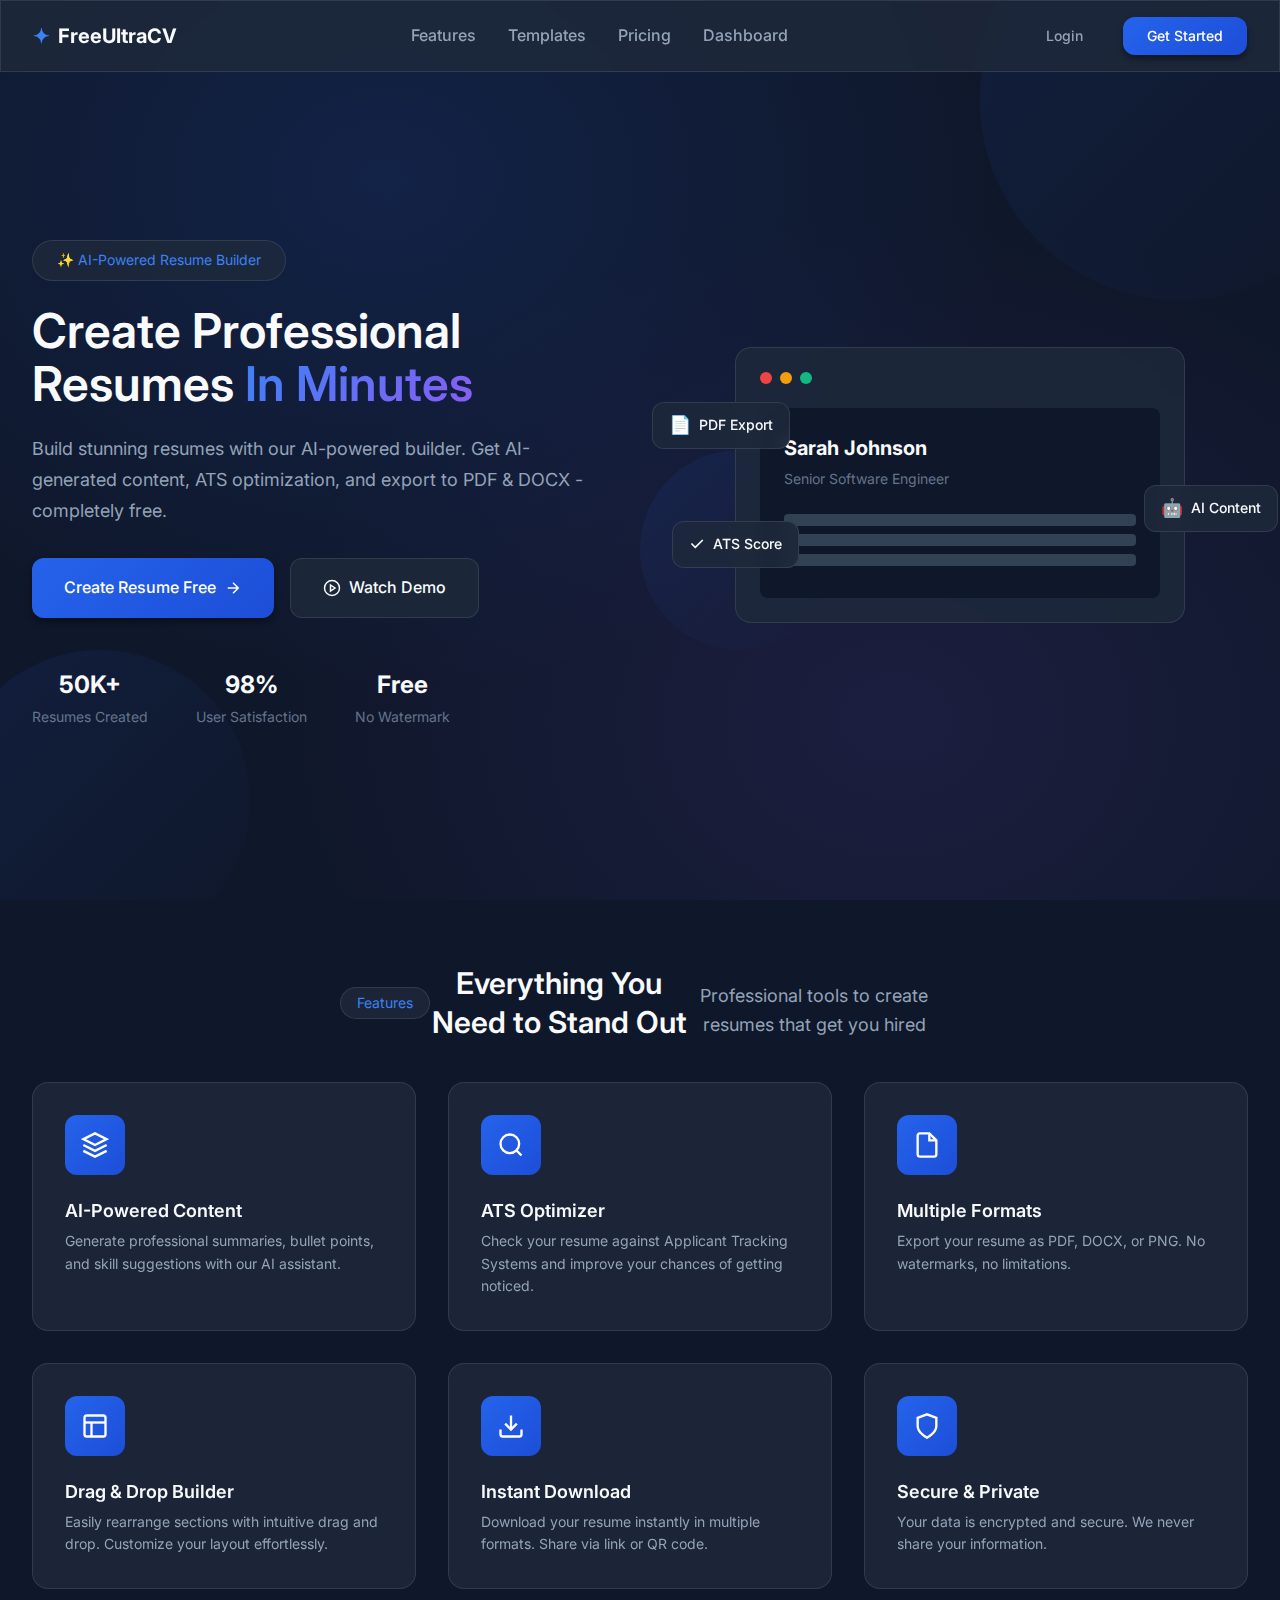
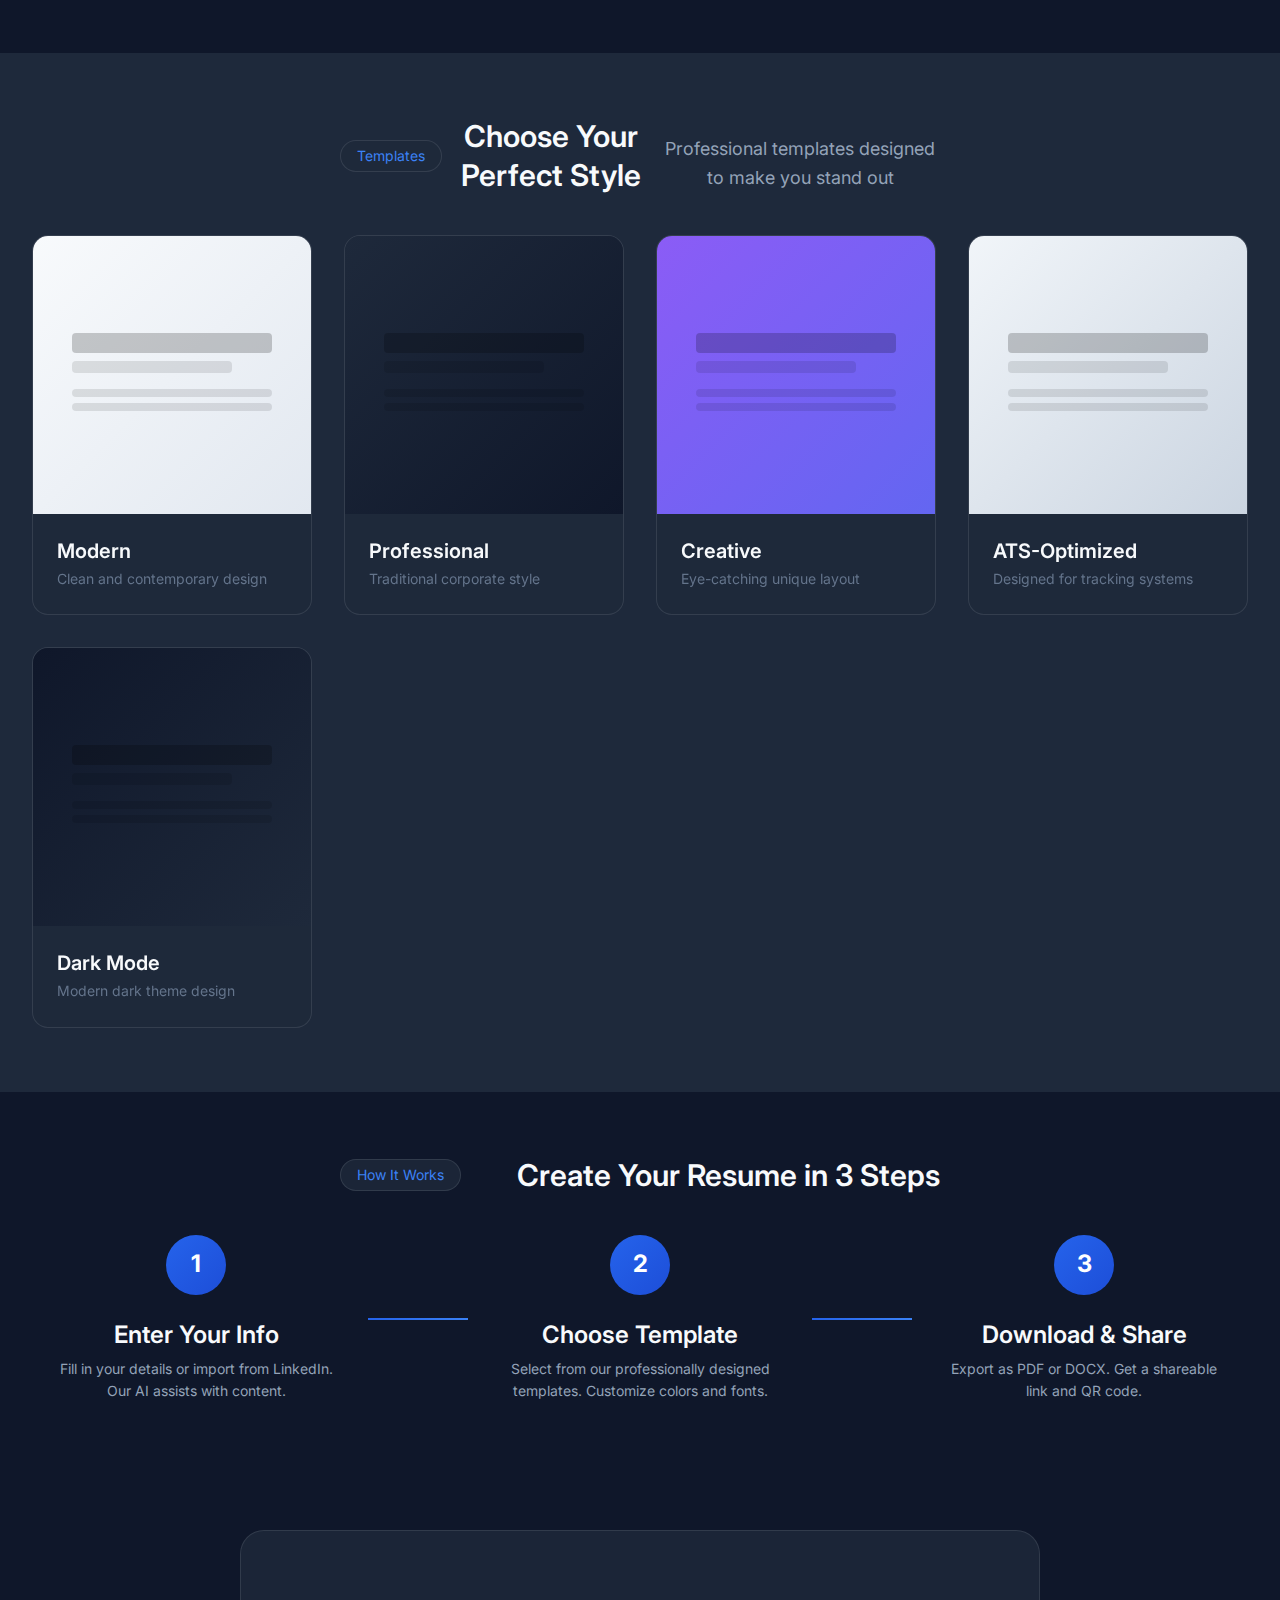
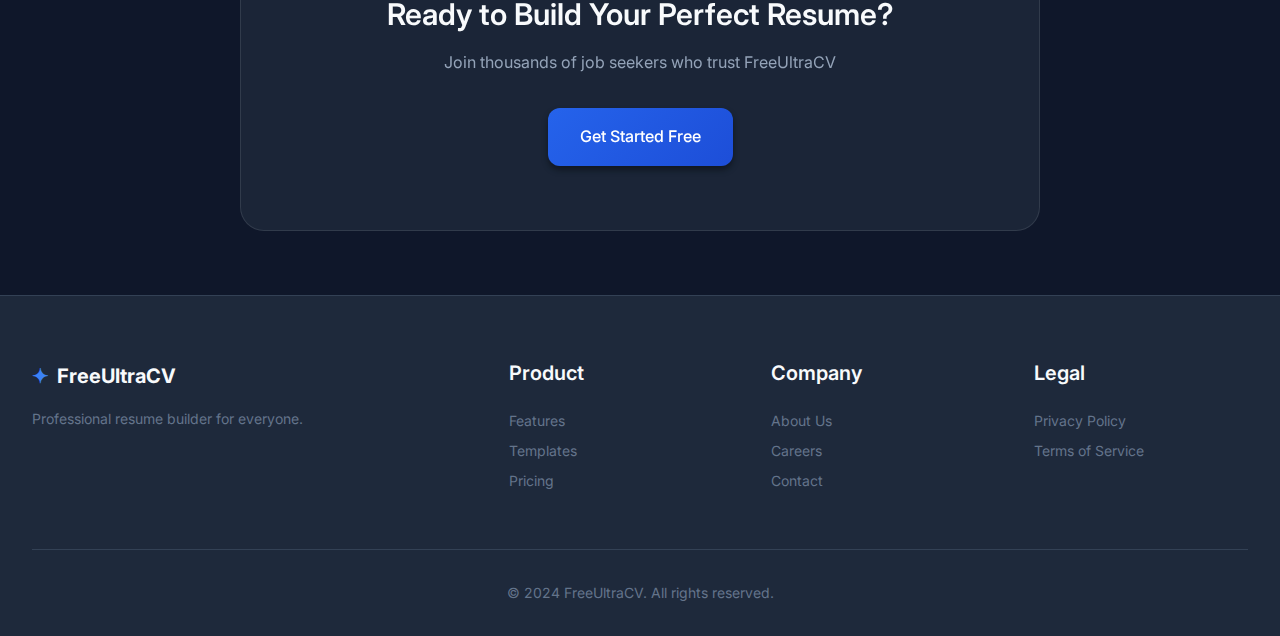
<file: frontend/index.html>
<!DOCTYPE html>
<html lang="en">
<head>
    <meta charset="UTF-8">
    <meta name="viewport" content="width=device-width, initial-scale=1.0">
    <meta name="description" content="FreeUltraCV - Professional Resume Builder. Create stunning resumes with AI-powered features. Free PDF & DOCX export.">
    <meta name="keywords" content="resume builder, CV maker, free resume, AI resume, job application">
    <title>FreeUltraCV - Professional Resume Builder</title>
    <link rel="stylesheet" href="assets/css/main.css">
    <link href="https://fonts.googleapis.com/css2?family=Inter:wght@300;400;500;600;700&display=swap" rel="stylesheet">
</head>
<body>
    <!-- Navigation -->
    <nav class="navbar glass-effect">
        <div class="nav-container">
            <a href="index.html" class="logo">
                <span class="logo-icon">✦</span>
                <span class="logo-text">FreeUltraCV</span>
            </a>
            <div class="nav-links">
                <a href="#features">Features</a>
                <a href="#templates">Templates</a>
                <a href="#pricing">Pricing</a>
                <a href="dashboard.html">Dashboard</a>
            </div>
            <div class="nav-auth">
                <a href="login.html" class="btn btn-ghost">Login</a>
                <a href="register.html" class="btn btn-primary">Get Started</a>
            </div>
            <button class="mobile-menu-btn" id="mobileMenuBtn">
                <span></span>
                <span></span>
                <span></span>
            </button>
        </div>
    </nav>

    <!-- Hero Section -->
    <section class="hero">
        <div class="hero-bg">
            <div class="hero-gradient"></div>
            <div class="hero-shapes">
                <div class="shape shape-1"></div>
                <div class="shape shape-2"></div>
                <div class="shape shape-3"></div>
            </div>
        </div>
        <div class="hero-container">
            <div class="hero-content">
                <div class="hero-badge">✨ AI-Powered Resume Builder</div>
                <h1 class="hero-title">
                    Create Professional Resumes <span class="gradient-text">In Minutes</span>
                </h1>
                <p class="hero-description">
                    Build stunning resumes with our AI-powered builder. Get AI-generated content, 
                    ATS optimization, and export to PDF & DOCX - completely free.
                </p>
                <div class="hero-actions">
                    <a href="register.html" class="btn btn-primary btn-lg">
                        <span>Create Resume Free</span>
                        <svg class="btn-icon" viewBox="0 0 24 24" fill="none" stroke="currentColor" stroke-width="2">
                            <path d="M5 12h14M12 5l7 7-7 7"/>
                        </svg>
                    </a>
                    <a href="#demo" class="btn btn-glass btn-lg">
                        <svg viewBox="0 0 24 24" fill="none" stroke="currentColor" stroke-width="2">
                            <circle cx="12" cy="12" r="10"/>
                            <polygon points="10,8 16,12 10,16"/>
                        </svg>
                        <span>Watch Demo</span>
                    </a>
                </div>
                <div class="hero-stats">
                    <div class="stat">
                        <span class="stat-number">50K+</span>
                        <span class="stat-label">Resumes Created</span>
                    </div>
                    <div class="stat">
                        <span class="stat-number">98%</span>
                        <span class="stat-label">User Satisfaction</span>
                    </div>
                    <div class="stat">
                        <span class="stat-number">Free</span>
                        <span class="stat-label">No Watermark</span>
                    </div>
                </div>
            </div>
            <div class="hero-visual">
                <div class="resume-preview glass-effect">
                    <div class="resume-preview-header">
                        <div class="resume-dot"></div>
                        <div class="resume-dot"></div>
                        <div class="resume-dot"></div>
                    </div>
                    <div class="resume-preview-content">
                        <div class="preview-name">Sarah Johnson</div>
                        <div class="preview-title">Senior Software Engineer</div>
                        <div class="preview-section"></div>
                        <div class="preview-section"></div>
                        <div class="preview-section"></div>
                    </div>
                </div>
                <div class="floating-cards">
                    <div class="floating-card card-1 glass-effect">
                        <span class="card-icon">📄</span>
                        <span class="card-text">PDF Export</span>
                    </div>
                    <div class="floating-card card-2 glass-effect">
                        <span class="card-icon">🤖</span>
                        <span class="card-text">AI Content</span>
                    </div>
                    <div class="floating-card card-3 glass-effect">
                        <span class="card-icon">✓</span>
                        <span class="card-text">ATS Score</span>
                    </div>
                </div>
            </div>
        </div>
    </section>

    <!-- Features Section -->
    <section id="features" class="features">
        <div class="container">
            <div class="section-header">
                <span class="section-badge">Features</span>
                <h2 class="section-title">Everything You Need to Stand Out</h2>
                <p class="section-description">
                    Professional tools to create resumes that get you hired
                </p>
            </div>
            <div class="features-grid">
                <div class="feature-card glass-effect">
                    <div class="feature-icon">
                        <svg viewBox="0 0 24 24" fill="none" stroke="currentColor" stroke-width="2">
                            <path d="M12 2L2 7l10 5 10-5-10-5z"/>
                            <path d="M2 17l10 5 10-5"/>
                            <path d="M2 12l10 5 10-5"/>
                        </svg>
                    </div>
                    <h3 class="feature-title">AI-Powered Content</h3>
                    <p class="feature-description">
                        Generate professional summaries, bullet points, and skill suggestions with our AI assistant.
                    </p>
                </div>
                <div class="feature-card glass-effect">
                    <div class="feature-icon">
                        <svg viewBox="0 0 24 24" fill="none" stroke="currentColor" stroke-width="2">
                            <circle cx="11" cy="11" r="8"/>
                            <path d="M21 21l-4.35-4.35"/>
                        </svg>
                    </div>
                    <h3 class="feature-title">ATS Optimizer</h3>
                    <p class="feature-description">
                        Check your resume against Applicant Tracking Systems and improve your chances of getting noticed.
                    </p>
                </div>
                <div class="feature-card glass-effect">
                    <div class="feature-icon">
                        <svg viewBox="0 0 24 24" fill="none" stroke="currentColor" stroke-width="2">
                            <path d="M14 2H6a2 2 0 0 0-2 2v16a2 2 0 0 0 2 2h12a2 2 0 0 0 2-2V8z"/>
                            <polyline points="14 2 14 8 20 8"/>
                        </svg>
                    </div>
                    <h3 class="feature-title">Multiple Formats</h3>
                    <p class="feature-description">
                        Export your resume as PDF, DOCX, or PNG. No watermarks, no limitations.
                    </p>
                </div>
                <div class="feature-card glass-effect">
                    <div class="feature-icon">
                        <svg viewBox="0 0 24 24" fill="none" stroke="currentColor" stroke-width="2">
                            <rect x="3" y="3" width="18" height="18" rx="2" ry="2"/>
                            <line x1="3" y1="9" x2="21" y2="9"/>
                            <line x1="9" y1="21" x2="9" y2="9"/>
                        </svg>
                    </div>
                    <h3 class="feature-title">Drag & Drop Builder</h3>
                    <p class="feature-description">
                        Easily rearrange sections with intuitive drag and drop. Customize your layout effortlessly.
                    </p>
                </div>
                <div class="feature-card glass-effect">
                    <div class="feature-icon">
                        <svg viewBox="0 0 24 24" fill="none" stroke="currentColor" stroke-width="2">
                            <path d="M21 15v4a2 2 0 0 1-2 2H5a2 2 0 0 1-2-2v-4"/>
                            <polyline points="7 10 12 15 17 10"/>
                            <line x1="12" y1="15" x2="12" y2="3"/>
                        </svg>
                    </div>
                    <h3 class="feature-title">Instant Download</h3>
                    <p class="feature-description">
                        Download your resume instantly in multiple formats. Share via link or QR code.
                    </p>
                </div>
                <div class="feature-card glass-effect">
                    <div class="feature-icon">
                        <svg viewBox="0 0 24 24" fill="none" stroke="currentColor" stroke-width="2">
                            <path d="M12 22s8-4 8-10V5l-8-3-8 3v7c0 6 8 10 8 10z"/>
                        </svg>
                    </div>
                    <h3 class="feature-title">Secure & Private</h3>
                    <p class="feature-description">
                        Your data is encrypted and secure. We never share your information.
                    </p>
                </div>
            </div>
        </div>
    </section>

    <!-- Templates Section -->
    <section id="templates" class="templates">
        <div class="container">
            <div class="section-header">
                <span class="section-badge">Templates</span>
                <h2 class="section-title">Choose Your Perfect Style</h2>
                <p class="section-description">
                    Professional templates designed to make you stand out
                </p>
            </div>
            <div class="templates-grid">
                <div class="template-card glass-effect">
                    <div class="template-preview modern">
                        <div class="template-content">
                            <div class="tp-name"></div>
                            <div class="tp-title"></div>
                            <div class="tp-section"></div>
                            <div class="tp-section"></div>
                        </div>
                    </div>
                    <div class="template-info">
                        <h4>Modern</h4>
                        <p>Clean and contemporary design</p>
                    </div>
                </div>
                <div class="template-card glass-effect">
                    <div class="template-preview professional">
                        <div class="template-content">
                            <div class="tp-name"></div>
                            <div class="tp-title"></div>
                            <div class="tp-section"></div>
                            <div class="tp-section"></div>
                        </div>
                    </div>
                    <div class="template-info">
                        <h4>Professional</h4>
                        <p>Traditional corporate style</p>
                    </div>
                </div>
                <div class="template-card glass-effect">
                    <div class="template-preview creative">
                        <div class="template-content">
                            <div class="tp-name"></div>
                            <div class="tp-title"></div>
                            <div class="tp-section"></div>
                            <div class="tp-section"></div>
                        </div>
                    </div>
                    <div class="template-info">
                        <h4>Creative</h4>
                        <p>Eye-catching unique layout</p>
                    </div>
                </div>
                <div class="template-card glass-effect">
                    <div class="template-preview ats">
                        <div class="template-content">
                            <div class="tp-name"></div>
                            <div class="tp-title"></div>
                            <div class="tp-section"></div>
                            <div class="tp-section"></div>
                        </div>
                    </div>
                    <div class="template-info">
                        <h4>ATS-Optimized</h4>
                        <p>Designed for tracking systems</p>
                    </div>
                </div>
                <div class="template-card glass-effect">
                    <div class="template-preview dark">
                        <div class="template-content">
                            <div class="tp-name"></div>
                            <div class="tp-title"></div>
                            <div class="tp-section"></div>
                            <div class="tp-section"></div>
                        </div>
                    </div>
                    <div class="template-info">
                        <h4>Dark Mode</h4>
                        <p>Modern dark theme design</p>
                    </div>
                </div>
            </div>
        </div>
    </section>

    <!-- How It Works -->
    <section class="how-it-works">
        <div class="container">
            <div class="section-header">
                <span class="section-badge">How It Works</span>
                <h2 class="section-title">Create Your Resume in 3 Steps</h2>
            </div>
            <div class="steps">
                <div class="step">
                    <div class="step-number">1</div>
                    <div class="step-content">
                        <h3>Enter Your Info</h3>
                        <p>Fill in your details or import from LinkedIn. Our AI assists with content.</p>
                    </div>
                </div>
                <div class="step-connector"></div>
                <div class="step">
                    <div class="step-number">2</div>
                    <div class="step-content">
                        <h3>Choose Template</h3>
                        <p>Select from our professionally designed templates. Customize colors and fonts.</p>
                    </div>
                </div>
                <div class="step-connector"></div>
                <div class="step">
                    <div class="step-number">3</div>
                    <div class="step-content">
                        <h3>Download & Share</h3>
                        <p>Export as PDF or DOCX. Get a shareable link and QR code.</p>
                    </div>
                </div>
            </div>
        </div>
    </section>

    <!-- CTA Section -->
    <section class="cta">
        <div class="cta-container glass-effect">
            <h2>Ready to Build Your Perfect Resume?</h2>
            <p>Join thousands of job seekers who trust FreeUltraCV</p>
            <a href="register.html" class="btn btn-primary btn-lg">
                Get Started Free
            </a>
        </div>
    </section>

    <!-- Footer -->
    <footer class="footer">
        <div class="container">
            <div class="footer-grid">
                <div class="footer-brand">
                    <a href="index.html" class="logo">
                        <span class="logo-icon">✦</span>
                        <span class="logo-text">FreeUltraCV</span>
                    </a>
                    <p>Professional resume builder for everyone.</p>
                </div>
                <div class="footer-links">
                    <h4>Product</h4>
                    <a href="#features">Features</a>
                    <a href="#templates">Templates</a>
                    <a href="#pricing">Pricing</a>
                </div>
                <div class="footer-links">
                    <h4>Company</h4>
                    <a href="#">About Us</a>
                    <a href="#">Careers</a>
                    <a href="#">Contact</a>
                </div>
                <div class="footer-links">
                    <h4>Legal</h4>
                    <a href="#">Privacy Policy</a>
                    <a href="#">Terms of Service</a>
                </div>
            </div>
            <div class="footer-bottom">
                <p>&copy; 2024 FreeUltraCV. All rights reserved.</p>
            </div>
        </div>
    </footer>

    <script src="assets/js/main.js"></script>
</body>
</html>
</file>
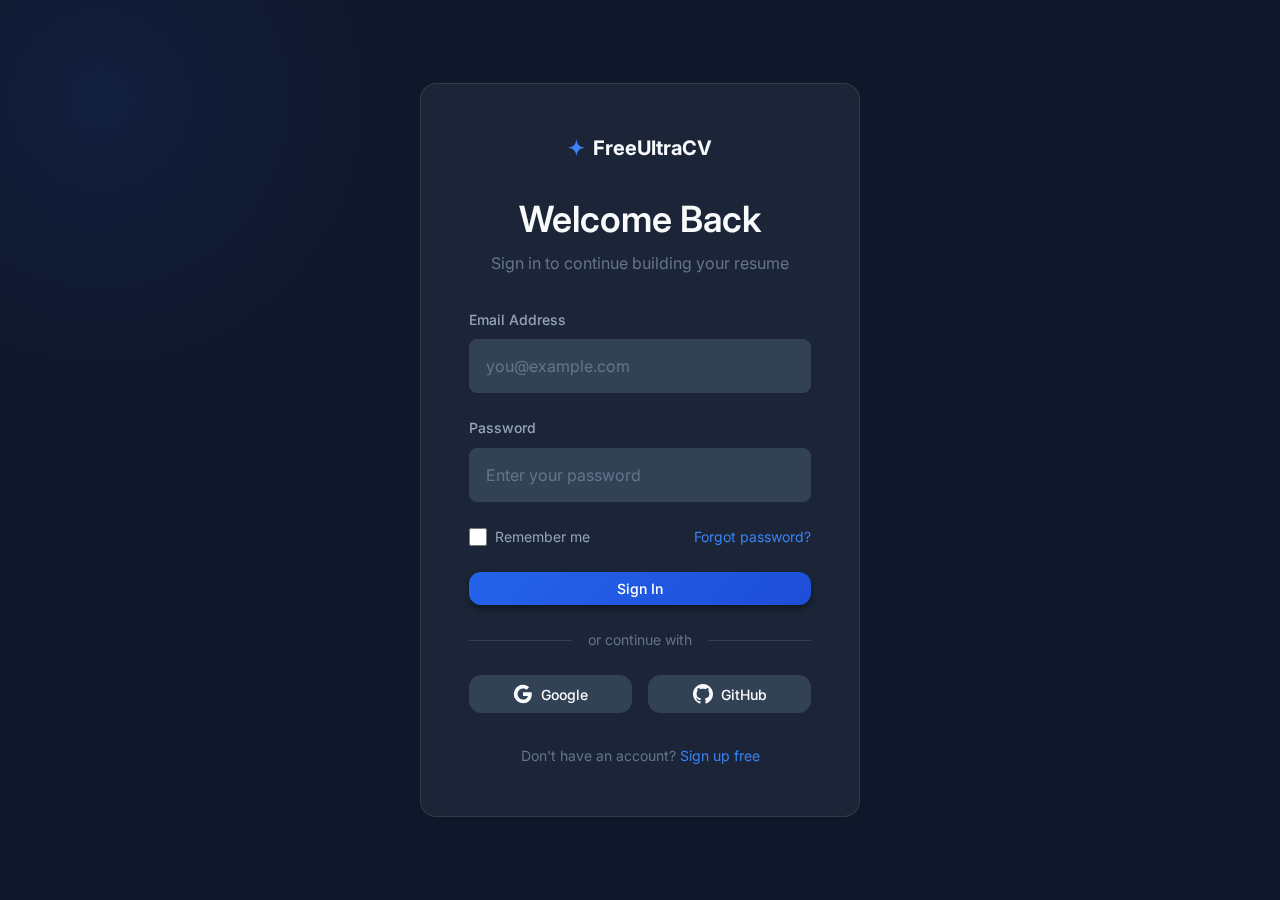
<file: frontend/admin.html>
<!DOCTYPE html>
<html lang="en">
<head>
    <meta charset="UTF-8">
    <meta name="viewport" content="width=device-width, initial-scale=1.0">
    <title>Admin Dashboard - FreeUltraCV</title>
    <link rel="stylesheet" href="assets/css/main.css">
    <link rel="stylesheet" href="assets/css/admin.css">
    <link href="https://fonts.googleapis.com/css2?family=Inter:wght@300;400;500;600;700&display=swap" rel="stylesheet">
</head>
<body class="admin-page">
    <aside class="admin-sidebar glass-effect">
        <div class="sidebar-header">
            <a href="index.html" class="logo">
                <span class="logo-icon">✦</span>
                <span class="logo-text">FreeUltraCV</span>
            </a>
            <span class="admin-badge">Admin</span>
        </div>
        <nav class="sidebar-nav">
            <a href="#" class="nav-item active" data-page="dashboard">
                <svg viewBox="0 0 24 24" fill="none" stroke="currentColor" stroke-width="2">
                    <rect x="3" y="3" width="7" height="7"/>
                    <rect x="14" y="3" width="7" height="7"/>
                    <rect x="14" y="14" width="7" height="7"/>
                    <rect x="3" y="14" width="7" height="7"/>
                </svg>
                <span>Dashboard</span>
            </a>
            <a href="#" class="nav-item" data-page="users">
                <svg viewBox="0 0 24 24" fill="none" stroke="currentColor" stroke-width="2">
                    <path d="M17 21v-2a4 4 0 0 0-4-4H5a4 4 0 0 0-4 4v2"/>
                    <circle cx="9" cy="7" r="4"/>
                    <path d="M23 21v-2a4 4 0 0 0-3-3.87"/>
                    <path d="M16 3.13a4 4 0 0 1 0 7.75"/>
                </svg>
                <span>Users</span>
            </a>
            <a href="#" class="nav-item" data-page="resumes">
                <svg viewBox="0 0 24 24" fill="none" stroke="currentColor" stroke-width="2">
                    <path d="M14 2H6a2 2 0 0 0-2 2v16a2 2 0 0 0 2 2h12a2 2 0 0 0 2-2V8z"/>
                    <polyline points="14 2 14 8 20 8"/>
                </svg>
                <span>Resumes</span>
            </a>
            <a href="#" class="nav-item" data-page="templates">
                <svg viewBox="0 0 24 24" fill="none" stroke="currentColor" stroke-width="2">
                    <rect x="3" y="3" width="18" height="18" rx="2" ry="2"/>
                    <line x1="3" y1="9" x2="21" y2="9"/>
                    <line x1="9" y1="21" x2="9" y2="9"/>
                </svg>
                <span>Templates</span>
            </a>
            <a href="#" class="nav-item" data-page="analytics">
                <svg viewBox="0 0 24 24" fill="none" stroke="currentColor" stroke-width="2">
                    <line x1="18" y1="20" x2="18" y2="10"/>
                    <line x1="12" y1="20" x2="12" y2="4"/>
                    <line x1="6" y1="20" x2="6" y2="14"/>
                </svg>
                <span>Analytics</span>
            </a>
            <a href="#" class="nav-item" data-page="settings">
                <svg viewBox="0 0 24 24" fill="none" stroke="currentColor" stroke-width="2">
                    <circle cx="12" cy="12" r="3"/>
                    <path d="M19.4 15a1.65 1.65 0 0 0 .33 1.82l.06.06a2 2 0 0 1 0 2.83 2 2 0 0 1-2.83 0l-.06-.06a1.65 1.65 0 0 0-1.82-.33 1.65 1.65 0 0 0-1 1.51V21a2 2 0 0 1-2 2 2 2 0 0 1-2-2v-.09A1.65 1.65 0 0 0 9 19.4a1.65 1.65 0 0 0-1.82.33l-.06.06a2 2 0 0 1-2.83 0 2 2 0 0 1 0-2.83l.06-.06a1.65 1.65 0 0 0 .33-1.82 1.65 1.65 0 0 0-1.51-1H3a2 2 0 0 1-2-2 2 2 0 0 1 2-2h.09A1.65 1.65 0 0 0 4.6 9a1.65 1.65 0 0 0-.33-1.82l-.06-.06a2 2 0 0 1 0-2.83 2 2 0 0 1 2.83 0l.06.06a1.65 1.65 0 0 0 1.82.33H9a1.65 1.65 0 0 0 1-1.51V3a2 2 0 0 1 2-2 2 2 0 0 1 2 2v.09a1.65 1.65 0 0 0 1 1.51 1.65 1.65 0 0 0 1.82-.33l.06-.06a2 2 0 0 1 2.83 0 2 2 0 0 1 0 2.83l-.06.06a1.65 1.65 0 0 0-.33 1.82V9a1.65 1.65 0 0 0 1.51 1H21a2 2 0 0 1 2 2 2 2 0 0 1-2 2h-.09a1.65 1.65 0 0 0-1.51 1z"/>
                </svg>
                <span>Settings</span>
            </a>
        </nav>
        <div class="sidebar-footer">
            <a href="dashboard.html" class="nav-item">
                <svg viewBox="0 0 24 24" fill="none" stroke="currentColor" stroke-width="2">
                    <path d="M3 9l9-7 9 7v11a2 2 0 0 1-2 2H5a2 2 0 0 1-2-2z"/>
                    <polyline points="9 22 9 12 15 12 15 22"/>
                </svg>
                <span>Back to Site</span>
            </a>
            <button class="nav-item" id="adminLogout">
                <svg viewBox="0 0 24 24" fill="none" stroke="currentColor" stroke-width="2">
                    <path d="M9 21H5a2 2 0 0 1-2-2V5a2 2 0 0 1 2-2h4"/>
                    <polyline points="16 17 21 12 16 7"/>
                    <line x1="21" y1="12" x2="9" y2="12"/>
                </svg>
                <span>Logout</span>
            </button>
        </div>
    </aside>

    <main class="admin-main">
        <header class="admin-header">
            <div class="header-left">
                <button class="mobile-menu-toggle">
                    <svg viewBox="0 0 24 24" fill="none" stroke="currentColor" stroke-width="2">
                        <line x1="3" y1="12" x2="21" y2="12"/>
                        <line x1="3" y1="6" x2="21" y2="6"/>
                        <line x1="3" y1="18" x2="21" y2="18"/>
                    </svg>
                </button>
                <h1 id="pageTitle">Dashboard</h1>
            </div>
            <div class="header-right">
                <div class="admin-search">
                    <svg viewBox="0 0 24 24" fill="none" stroke="currentColor" stroke-width="2">
                        <circle cx="11" cy="11" r="8"/>
                        <line x1="21" y1="21" x2="16.65" y2="16.65"/>
                    </svg>
                    <input type="text" placeholder="Search...">
                </div>
                <div class="admin-notifications">
                    <button class="notification-btn">
                        <svg viewBox="0 0 24 24" fill="none" stroke="currentColor" stroke-width="2">
                            <path d="M18 8A6 6 0 0 0 6 8c0 7-3 9-3 9h18s-3-2-3-9"/>
                            <path d="M13.73 21a2 2 0 0 1-3.46 0"/>
                        </svg>
                        <span class="notification-badge">3</span>
                    </button>
                </div>
                <div class="admin-profile">
                    <div class="profile-avatar">
                        <span>AD</span>
                    </div>
                    <span class="profile-name">Admin</span>
                </div>
            </div>
        </header>

        <div class="admin-content" id="adminContent">
            <!-- Dashboard Page -->
            <section class="admin-page active" id="dashboardPage">
                <div class="stats-grid">
                    <div class="stat-card glass-effect">
                        <div class="stat-icon blue">
                            <svg viewBox="0 0 24 24" fill="none" stroke="currentColor" stroke-width="2">
                                <path d="M17 21v-2a4 4 0 0 0-4-4H5a4 4 0 0 0-4 4v2"/>
                                <circle cx="9" cy="7" r="4"/>
                                <path d="M23 21v-2a4 4 0 0 0-3-3.87"/>
                                <path d="M16 3.13a4 4 0 0 1 0 7.75"/>
                            </svg>
                        </div>
                        <div class="stat-info">
                            <span class="stat-number" id="totalUsers">0</span>
                            <span class="stat-label">Total Users</span>
                            <span class="stat-change positive">+12% this month</span>
                        </div>
                    </div>
                    <div class="stat-card glass-effect">
                        <div class="stat-icon green">
                            <svg viewBox="0 0 24 24" fill="none" stroke="currentColor" stroke-width="2">
                                <path d="M14 2H6a2 2 0 0 0-2 2v16a2 2 0 0 0 2 2h12a2 2 0 0 0 2-2V8z"/>
                                <polyline points="14 2 14 8 20 8"/>
                            </svg>
                        </div>
                        <div class="stat-info">
                            <span class="stat-number" id="totalResumes">0</span>
                            <span class="stat-label">Total Resumes</span>
                            <span class="stat-change positive">+8% this month</span>
                        </div>
                    </div>
                    <div class="stat-card glass-effect">
                        <div class="stat-icon purple">
                            <svg viewBox="0 0 24 24" fill="none" stroke="currentColor" stroke-width="2">
                                <path d="M21 15v4a2 2 0 0 1-2 2H5a2 2 0 0 1-2-2v-4"/>
                                <polyline points="7 10 12 15 17 10"/>
                                <line x1="12" y1="15" x2="12" y2="3"/>
                            </svg>
                        </div>
                        <div class="stat-info">
                            <span class="stat-number" id="totalDownloads">0</span>
                            <span class="stat-label">Downloads</span>
                            <span class="stat-change positive">+15% this month</span>
                        </div>
                    </div>
                    <div class="stat-card glass-effect">
                        <div class="stat-icon orange">
                            <svg viewBox="0 0 24 24" fill="none" stroke="currentColor" stroke-width="2">
                                <path d="M12 2L2 7l10 5 10-5-10-5z"/>
                                <path d="M2 17l10 5 10-5"/>
                                <path d="M2 12l10 5 10-5"/>
                            </svg>
                        </div>
                        <div class="stat-info">
                            <span class="stat-number" id="activeTemplates">5</span>
                            <span class="stat-label">Active Templates</span>
                        </div>
                    </div>
                </div>

                <div class="admin-grid">
                    <div class="admin-card glass-effect">
                        <div class="card-header">
                            <h3>Recent Users</h3>
                            <a href="#" class="view-all">View All</a>
                        </div>
                        <div class="card-body">
                            <div class="user-list" id="recentUsers">
                                <!-- Users will be loaded here -->
                            </div>
                        </div>
                    </div>
                    <div class="admin-card glass-effect">
                        <div class="card-header">
                            <h3>Activity Overview</h3>
                        </div>
                        <div class="card-body">
                            <div class="activity-chart" id="activityChart">
                                <!-- Chart will be rendered here -->
                            </div>
                        </div>
                    </div>
                </div>
            </section>

            <!-- Users Page -->
            <section class="admin-page" id="usersPage">
                <div class="admin-card glass-effect full-width">
                    <div class="card-header">
                        <h3>User Management</h3>
                        <div class="card-actions">
                            <select id="userStatusFilter" class="form-select">
                                <option value="">All Status</option>
                                <option value="active">Active</option>
                                <option value="inactive">Inactive</option>
                                <option value="admin">Admin</option>
                            </select>
                        </div>
                    </div>
                    <div class="card-body">
                        <table class="admin-table">
                            <thead>
                                <tr>
                                    <th>User</th>
                                    <th>Email</th>
                                    <th>Status</th>
                                    <th>Resumes</th>
                                    <th>Joined</th>
                                    <th>Actions</th>
                                </tr>
                            </thead>
                            <tbody id="usersTableBody">
                                <!-- Users will be loaded here -->
                            </tbody>
                        </table>
                        <div class="pagination" id="usersPagination">
                            <!-- Pagination will be rendered here -->
                        </div>
                    </div>
                </div>
            </section>

            <!-- Templates Page -->
            <section class="admin-page" id="templatesPage">
                <div class="admin-card glass-effect full-width">
                    <div class="card-header">
                        <h3>Template Management</h3>
                        <button class="btn btn-primary" id="addTemplateBtn">
                            <svg viewBox="0 0 24 24" fill="none" stroke="currentColor" stroke-width="2">
                                <line x1="12" y1="5" x2="12" y2="19"/>
                                <line x1="5" y1="12" x2="19" y2="12"/>
                            </svg>
                            <span>Add Template</span>
                        </button>
                    </div>
                    <div class="card-body">
                        <div class="templates-grid" id="templatesGrid">
                            <!-- Templates will be loaded here -->
                        </div>
                    </div>
                </div>
            </section>
        </div>
    </main>

    <script src="assets/js/admin.js"></script>
</body>
</html>
</file>
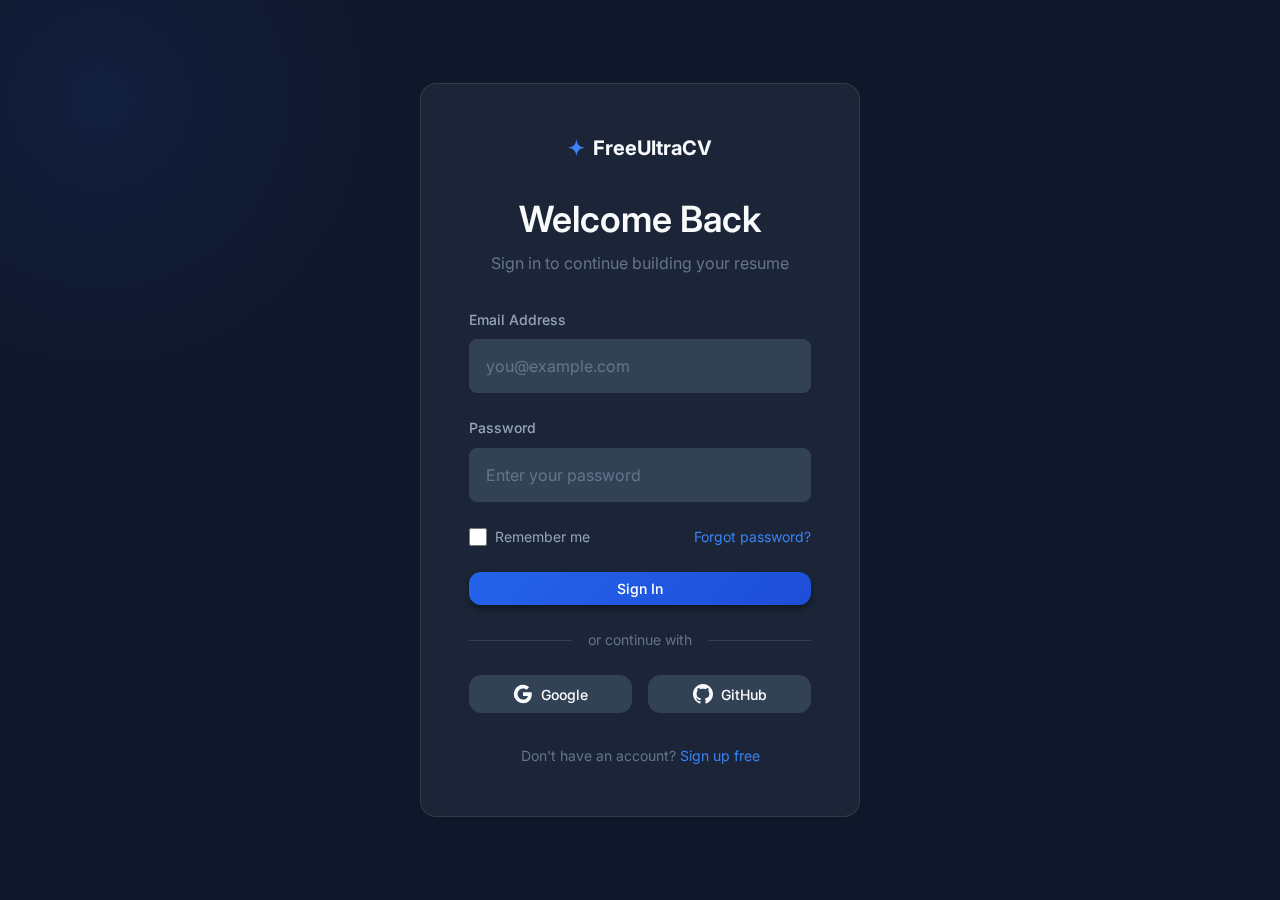
<file: frontend/builder.html>
<!DOCTYPE html>
<html lang="en">
<head>
    <meta charset="UTF-8">
    <meta name="viewport" content="width=device-width, initial-scale=1.0">
    <title>Resume Builder - FreeUltraCV</title>
    <link rel="stylesheet" href="assets/css/main.css">
    <link rel="stylesheet" href="assets/css/builder.css">
    <link href="https://fonts.googleapis.com/css2?family=Inter:wght@300;400;500;600;700&display=swap" rel="stylesheet">
</head>
<body class="builder-page">
    <!-- Builder Header -->
    <header class="builder-header glass-effect">
        <div class="header-left">
            <a href="dashboard.html" class="back-btn">
                <svg viewBox="0 0 24 24" fill="none" stroke="currentColor" stroke-width="2">
                    <line x1="19" y1="12" x2="5" y2="12"/>
                    <polyline points="12 19 5 12 12 5"/>
                </svg>
            </a>
            <input type="text" id="resumeTitle" class="resume-title-input" value="My Resume" placeholder="Resume Title">
            <span class="save-status" id="saveStatus">
                <span class="status-dot"></span>
                <span class="status-text">Saved</span>
            </span>
        </div>
        <div class="header-center">
            <div class="template-selector" id="templateSelector">
                <button class="template-btn">
                    <span class="current-template">Modern</span>
                    <svg viewBox="0 0 24 24" fill="none" stroke="currentColor" stroke-width="2">
                        <polyline points="6 9 12 15 18 9"/>
                    </svg>
                </button>
            </div>
        </div>
        <div class="header-right">
            <button class="btn btn-ghost" id="atsCheckBtn">
                <svg viewBox="0 0 24 24" fill="none" stroke="currentColor" stroke-width="2">
                    <path d="M22 11.08V12a10 10 0 1 1-5.93-9.14"/>
                    <polyline points="22 4 12 14.01 9 11.01"/>
                </svg>
                <span>ATS Check</span>
            </button>
            <button class="btn btn-ghost" id="previewBtn">
                <svg viewBox="0 0 24 24" fill="none" stroke="currentColor" stroke-width="2">
                    <path d="M1 12s4-8 11-8 11 8 11 8-4 8-11 8-11-8-11-8z"/>
                    <circle cx="12" cy="12" r="3"/>
                </svg>
                <span>Preview</span>
            </button>
            <div class="dropdown">
                <button class="btn btn-primary" id="downloadBtn">
                    <svg viewBox="0 0 24 24" fill="none" stroke="currentColor" stroke-width="2">
                        <path d="M21 15v4a2 2 0 0 1-2 2H5a2 2 0 0 1-2-2v-4"/>
                        <polyline points="7 10 12 15 17 10"/>
                        <line x1="12" y1="15" x2="12" y2="3"/>
                    </svg>
                    <span>Download</span>
                </button>
                <div class="dropdown-menu" id="downloadMenu">
                    <button class="dropdown-item" data-format="pdf">
                        <svg viewBox="0 0 24 24" fill="none" stroke="currentColor" stroke-width="2">
                            <path d="M14 2H6a2 2 0 0 0-2 2v16a2 2 0 0 0 2 2h12a2 2 0 0 0 2-2V8z"/>
                            <polyline points="14 2 14 8 20 8"/>
                        </svg>
                        Download as PDF
                    </button>
                    <button class="dropdown-item" data-format="docx">
                        <svg viewBox="0 0 24 24" fill="none" stroke="currentColor" stroke-width="2">
                            <path d="M14 2H6a2 2 0 0 0-2 2v16a2 2 0 0 0 2 2h12a2 2 0 0 0 2-2V8z"/>
                            <polyline points="14 2 14 8 20 8"/>
                            <line x1="16" y1="13" x2="8" y2="13"/>
                            <line x1="16" y1="17" x2="8" y2="17"/>
                        </svg>
                        Download as DOCX
                    </button>
                    <button class="dropdown-item" data-format="png">
                        <svg viewBox="0 0 24 24" fill="none" stroke="currentColor" stroke-width="2">
                            <rect x="3" y="3" width="18" height="18" rx="2" ry="2"/>
                            <circle cx="8.5" cy="8.5" r="1.5"/>
                            <polyline points="21 15 16 10 5 21"/>
                        </svg>
                        Download as PNG
                    </button>
                </div>
            </div>
        </div>
    </header>

    <div class="builder-container">
        <!-- Left Panel - Form Editor -->
        <aside class="builder-sidebar glass-effect">
            <div class="section-nav">
                <button class="nav-section active" data-section="personal">
                    <svg viewBox="0 0 24 24" fill="none" stroke="currentColor" stroke-width="2">
                        <path d="M20 21v-2a4 4 0 0 0-4-4H8a4 4 0 0 0-4 4v2"/>
                        <circle cx="12" cy="7" r="4"/>
                    </svg>
                    <span>Personal</span>
                </button>
                <button class="nav-section" data-section="summary">
                    <svg viewBox="0 0 24 24" fill="none" stroke="currentColor" stroke-width="2">
                        <line x1="17" y1="10" x2="3" y2="10"/>
                        <line x1="21" y1="6" x2="3" y2="6"/>
                        <line x1="21" y1="14" x2="3" y2="14"/>
                        <line x1="17" y1="18" x2="3" y2="18"/>
                    </svg>
                    <span>Summary</span>
                </button>
                <button class="nav-section" data-section="experience">
                    <svg viewBox="0 0 24 24" fill="none" stroke="currentColor" stroke-width="2">
                        <rect x="2" y="7" width="20" height="14" rx="2" ry="2"/>
                        <path d="M16 21V5a2 2 0 0 0-2-2h-4a2 2 0 0 0-2 2v16"/>
                    </svg>
                    <span>Experience</span>
                </button>
                <button class="nav-section" data-section="education">
                    <svg viewBox="0 0 24 24" fill="none" stroke="currentColor" stroke-width="2">
                        <path d="M22 10v6M2 10l10-5 10 5-10 5z"/>
                        <path d="M6 12v5c3 3 9 3 12 0v-5"/>
                    </svg>
                    <span>Education</span>
                </button>
                <button class="nav-section" data-section="skills">
                    <svg viewBox="0 0 24 24" fill="none" stroke="currentColor" stroke-width="2">
                        <polyline points="22 12 18 12 15 21 9 3 6 12 2 12"/>
                    </svg>
                    <span>Skills</span>
                </button>
                <button class="nav-section" data-section="projects">
                    <svg viewBox="0 0 24 24" fill="none" stroke="currentColor" stroke-width="2">
                        <path d="M22 19a2 2 0 0 1-2 2H4a2 2 0 0 1-2-2V5a2 2 0 0 1 2-2h5l2 3h9a2 2 0 0 1 2 2z"/>
                    </svg>
                    <span>Projects</span>
                </button>
                <button class="nav-section" data-section="certifications">
                    <svg viewBox="0 0 24 24" fill="none" stroke="currentColor" stroke-width="2">
                        <circle cx="12" cy="8" r="7"/>
                        <polyline points="8.21 13.89 7 23 12 20 17 23 15.79 13.88"/>
                    </svg>
                    <span>Certifications</span>
                </button>
            </div>
        </aside>

        <!-- Main Form Area -->
        <main class="builder-main">
            <!-- Personal Info Section -->
            <section class="form-section active" id="personalSection">
                <h2>Personal Information</h2>
                <div class="form-grid">
                    <div class="form-group">
                        <label for="fullName">Full Name *</label>
                        <input type="text" id="fullName" placeholder="John Doe">
                    </div>
                    <div class="form-group">
                        <label for="jobTitle">Professional Title</label>
                        <input type="text" id="jobTitle" placeholder="Software Engineer">
                    </div>
                    <div class="form-group">
                        <label for="email">Email *</label>
                        <input type="email" id="email" placeholder="john@example.com">
                    </div>
                    <div class="form-group">
                        <label for="phone">Phone</label>
                        <input type="tel" id="phone" placeholder="+1 234 567 8900">
                    </div>
                    <div class="form-group">
                        <label for="city">City</label>
                        <input type="text" id="city" placeholder="New York, USA">
                    </div>
                    <div class="form-group">
                        <label for="country">Country</label>
                        <input type="text" id="country" placeholder="United States">
                    </div>
                    <div class="form-group full-width">
                        <label for="linkedin">LinkedIn URL</label>
                        <input type="url" id="linkedin" placeholder="https://linkedin.com/in/johndoe">
                    </div>
                    <div class="form-group">
                        <label for="github">GitHub URL</label>
                        <input type="url" id="github" placeholder="https://github.com/johndoe">
                    </div>
                    <div class="form-group">
                        <label for="portfolio">Portfolio URL</label>
                        <input type="url" id="portfolio" placeholder="https://johndoe.com">
                    </div>
                </div>
            </section>

            <!-- Summary Section -->
            <section class="form-section" id="summarySection">
                <h2>Professional Summary</h2>
                <div class="ai-assist-bar">
                    <button class="btn btn-ai" id="aiGenerateSummary">
                        <svg viewBox="0 0 24 24" fill="none" stroke="currentColor" stroke-width="2">
                            <polygon points="13 2 3 14 12 14 11 22 21 10 12 10 13 2"/>
                        </svg>
                        <span>Generate with AI</span>
                    </button>
                    <button class="btn btn-ghost btn-sm" id="importLinkedIn">
                        <svg viewBox="0 0 24 24" fill="none" stroke="currentColor" stroke-width="2">
                            <path d="M21 15v4a2 2 0 0 1-2 2H5a2 2 0 0 1-2-2v-4"/>
                            <polyline points="7 10 12 15 17 10"/>
                            <line x1="12" y1="15" x2="12" y2="3"/>
                        </svg>
                        <span>Import from LinkedIn</span>
                    </button>
                </div>
                <div class="form-group">
                    <label for="summary">Professional Summary</label>
                    <textarea id="summary" rows="5" placeholder="Write a brief summary of your professional background, key achievements, and career goals..."></textarea>
                    <small class="form-hint">Keep it between 2-4 sentences. Make it compelling!</small>
                </div>
            </section>

            <!-- Experience Section -->
            <section class="form-section" id="experienceSection">
                <div class="section-header-inline">
                    <h2>Work Experience</h2>
                    <button class="btn btn-primary btn-sm" id="addExperience">
                        <svg viewBox="0 0 24 24" fill="none" stroke="currentColor" stroke-width="2">
                            <line x1="12" y1="5" x2="12" y2="19"/>
                            <line x1="5" y1="12" x2="19" y2="12"/>
                        </svg>
                        <span>Add Experience</span>
                    </button>
                </div>
                <div class="items-list" id="experienceList">
                    <!-- Experience items will be added here -->
                </div>
            </section>

            <!-- Education Section -->
            <section class="form-section" id="educationSection">
                <div class="section-header-inline">
                    <h2>Education</h2>
                    <button class="btn btn-primary btn-sm" id="addEducation">
                        <svg viewBox="0 0 24 24" fill="none" stroke="currentColor" stroke-width="2">
                            <line x1="12" y1="5" x2="12" y2="19"/>
                            <line x1="5" y1="12" x2="19" y2="12"/>
                        </svg>
                        <span>Add Education</span>
                    </button>
                </div>
                <div class="items-list" id="educationList">
                    <!-- Education items will be added here -->
                </div>
            </section>

            <!-- Skills Section -->
            <section class="form-section" id="skillsSection">
                <div class="section-header-inline">
                    <h2>Skills</h2>
                    <button class="btn btn-primary btn-sm" id="addSkill">
                        <svg viewBox="0 0 24 24" fill="none" stroke="currentColor" stroke-width="2">
                            <line x1="12" y1="5" x2="12" y2="19"/>
                            <line x1="5" y1="12" x2="19" y2="12"/>
                        </svg>
                        <span>Add Skill</span>
                    </button>
                </div>
                <div class="ai-assist-bar">
                    <button class="btn btn-ai" id="aiSuggestSkills">
                        <svg viewBox="0 0 24 24" fill="none" stroke="currentColor" stroke-width="2">
                            <polygon points="13 2 3 14 12 14 11 22 21 10 12 10 13 2"/>
                        </svg>
                        <span>AI Skill Suggestions</span>
                    </button>
                </div>
                <div class="skills-container" id="skillsContainer">
                    <!-- Skills will be added here -->
                </div>
            </section>

            <!-- Projects Section -->
            <section class="form-section" id="projectsSection">
                <div class="section-header-inline">
                    <h2>Projects</h2>
                    <button class="btn btn-primary btn-sm" id="addProject">
                        <svg viewBox="0 0 24 24" fill="none" stroke="currentColor" stroke-width="2">
                            <line x1="12" y1="5" x2="12" y2="19"/>
                            <line x1="5" y1="12" x2="19" y2="12"/>
                        </svg>
                        <span>Add Project</span>
                    </button>
                </div>
                <div class="items-list" id="projectsList">
                    <!-- Projects will be added here -->
                </div>
            </section>

            <!-- Certifications Section -->
            <section class="form-section" id="certificationsSection">
                <div class="section-header-inline">
                    <h2>Certifications</h2>
                    <button class="btn btn-primary btn-sm" id="addCertification">
                        <svg viewBox="0 0 24 24" fill="none" stroke="currentColor" stroke-width="2">
                            <line x1="12" y1="5" x2="12" y2="19"/>
                            <line x1="5" y1="12" x2="19" y2="12"/>
                        </svg>
                        <span>Add Certification</span>
                    </button>
                </div>
                <div class="items-list" id="certificationsList">
                    <!-- Certifications will be added here -->
                </div>
            </section>
        </main>

        <!-- Right Panel - Live Preview -->
        <aside class="builder-preview glass-effect">
            <div class="preview-header">
                <h3>Live Preview</h3>
                <div class="preview-controls">
                    <button class="preview-zoom" id="zoomOut">-</button>
                    <span id="zoomLevel">100%</span>
                    <button class="preview-zoom" id="zoomIn">+</button>
                </div>
            </div>
            <div class="preview-container" id="previewContainer">
                <div class="resume-preview" id="resumePreview">
                    <!-- Live preview will be rendered here -->
                </div>
            </div>
        </aside>
    </div>

    <!-- AI Modal -->
    <div class="modal" id="aiModal">
        <div class="modal-overlay"></div>
        <div class="modal-content glass-effect">
            <div class="modal-header">
                <h3>AI Assistant</h3>
                <button class="modal-close" id="closeAiModal">&times;</button>
            </div>
            <div class="modal-body">
                <div class="ai-chat" id="aiChat">
                    <div class="ai-message">
                        <p>Hi! I'm your AI assistant. I can help you:</p>
                        <ul>
                            <li>Generate professional summaries</li>
                            <li>Write impactful bullet points</li>
                            <li>Suggest relevant skills</li>
                            <li>Improve your existing content</li>
                        </ul>
                    </div>
                </div>
                <div class="ai-input-container">
                    <textarea id="aiInput" placeholder="Ask me anything..." rows="2"></textarea>
                    <button class="btn btn-primary" id="sendAiMessage">
                        <svg viewBox="0 0 24 24" fill="none" stroke="currentColor" stroke-width="2">
                            <line x1="22" y1="2" x2="11" y2="13"/>
                            <polygon points="22 2 15 22 11 13 2 9 22 2"/>
                        </svg>
                    </button>
                </div>
            </div>
        </div>
    </div>

    <!-- Toast Container -->
    <div class="toast-container" id="toastContainer"></div>

    <script src="assets/js/builder.js"></script>
</body>
</html>
</file>
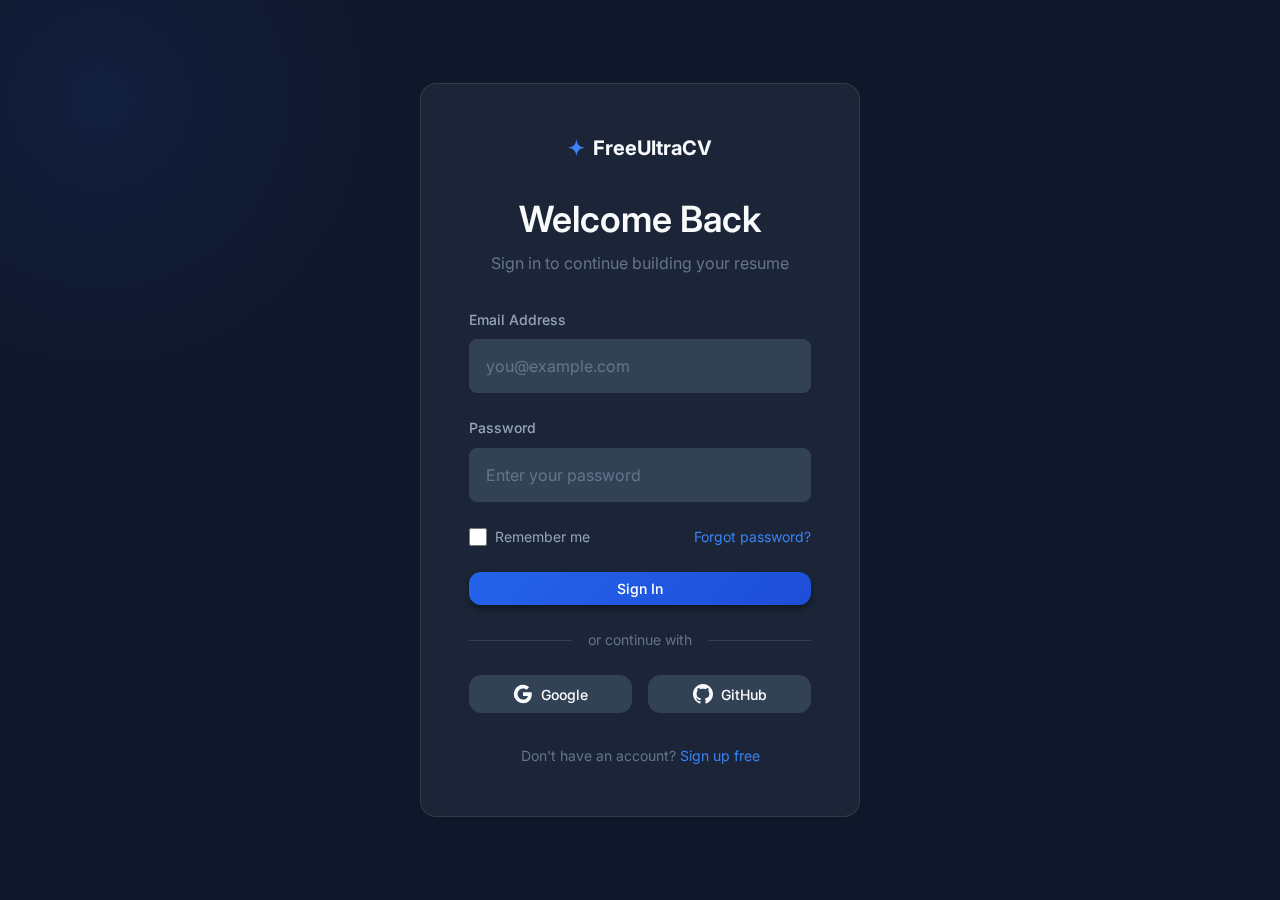
<file: frontend/dashboard.html>
<!DOCTYPE html>
<html lang="en">
<head>
    <meta charset="UTF-8">
    <meta name="viewport" content="width=device-width, initial-scale=1.0">
    <title>Dashboard - FreeUltraCV</title>
    <link rel="stylesheet" href="assets/css/main.css">
    <link href="https://fonts.googleapis.com/css2?family=Inter:wght@300;400;500;600;700&display=swap" rel="stylesheet">
</head>
<body class="dashboard-page">
    <aside class="sidebar glass-effect">
        <div class="sidebar-header">
            <a href="index.html" class="logo">
                <span class="logo-icon">✦</span>
                <span class="logo-text">FreeUltraCV</span>
            </a>
        </div>
        <nav class="sidebar-nav">
            <a href="dashboard.html" class="nav-item active">
                <svg viewBox="0 0 24 24" fill="none" stroke="currentColor" stroke-width="2">
                    <rect x="3" y="3" width="7" height="7"/>
                    <rect x="14" y="3" width="7" height="7"/>
                    <rect x="14" y="14" width="7" height="7"/>
                    <rect x="3" y="14" width="7" height="7"/>
                </svg>
                <span>Dashboard</span>
            </a>
            <a href="dashboard.html?tab=templates" class="nav-item">
                <svg viewBox="0 0 24 24" fill="none" stroke="currentColor" stroke-width="2">
                    <rect x="3" y="3" width="18" height="18" rx="2" ry="2"/>
                    <line x1="3" y1="9" x2="21" y2="9"/>
                    <line x1="9" y1="21" x2="9" y2="9"/>
                </svg>
                <span>Templates</span>
            </a>
            <a href="dashboard.html?tab=settings" class="nav-item">
                <svg viewBox="0 0 24 24" fill="none" stroke="currentColor" stroke-width="2">
                    <circle cx="12" cy="12" r="3"/>
                    <path d="M19.4 15a1.65 1.65 0 0 0 .33 1.82l.06.06a2 2 0 0 1 0 2.83 2 2 0 0 1-2.83 0l-.06-.06a1.65 1.65 0 0 0-1.82-.33 1.65 1.65 0 0 0-1 1.51V21a2 2 0 0 1-2 2 2 2 0 0 1-2-2v-.09A1.65 1.65 0 0 0 9 19.4a1.65 1.65 0 0 0-1.82.33l-.06.06a2 2 0 0 1-2.83 0 2 2 0 0 1 0-2.83l.06-.06a1.65 1.65 0 0 0 .33-1.82 1.65 1.65 0 0 0-1.51-1H3a2 2 0 0 1-2-2 2 2 0 0 1 2-2h.09A1.65 1.65 0 0 0 4.6 9a1.65 1.65 0 0 0-.33-1.82l-.06-.06a2 2 0 0 1 0-2.83 2 2 0 0 1 2.83 0l.06.06a1.65 1.65 0 0 0 1.82.33H9a1.65 1.65 0 0 0 1-1.51V3a2 2 0 0 1 2-2 2 2 0 0 1 2 2v.09a1.65 1.65 0 0 0 1 1.51 1.65 1.65 0 0 0 1.82-.33l.06-.06a2 2 0 0 1 2.83 0 2 2 0 0 1 0 2.83l-.06.06a1.65 1.65 0 0 0-.33 1.82V9a1.65 1.65 0 0 0 1.51 1H21a2 2 0 0 1 2 2 2 2 0 0 1-2 2h-.09a1.65 1.65 0 0 0-1.51 1z"/>
                </svg>
                <span>Settings</span>
            </a>
            <a href="dashboard.html?tab=profile" class="nav-item">
                <svg viewBox="0 0 24 24" fill="none" stroke="currentColor" stroke-width="2">
                    <path d="M20 21v-2a4 4 0 0 0-4-4H8a4 4 0 0 0-4 4v2"/>
                    <circle cx="12" cy="7" r="4"/>
                </svg>
                <span>Profile</span>
            </a>
        </nav>
        <div class="sidebar-footer">
            <button id="logoutBtn" class="nav-item">
                <svg viewBox="0 0 24 24" fill="none" stroke="currentColor" stroke-width="2">
                    <path d="M9 21H5a2 2 0 0 1-2-2V5a2 2 0 0 1 2-2h4"/>
                    <polyline points="16 17 21 12 16 7"/>
                    <line x1="21" y1="12" x2="9" y2="12"/>
                </svg>
                <span>Logout</span>
            </button>
        </div>
    </aside>

    <main class="main-content">
        <header class="dashboard-header">
            <div class="header-left">
                <button class="mobile-menu-toggle">
                    <svg viewBox="0 0 24 24" fill="none" stroke="currentColor" stroke-width="2">
                        <line x1="3" y1="12" x2="21" y2="12"/>
                        <line x1="3" y1="6" x2="21" y2="6"/>
                        <line x1="3" y1="18" x2="21" y2="18"/>
                    </svg>
                </button>
                <h1>My Dashboard</h1>
            </div>
            <div class="header-right">
                <button class="btn btn-primary" id="newResumeBtn">
                    <svg viewBox="0 0 24 24" fill="none" stroke="currentColor" stroke-width="2">
                        <line x1="12" y1="5" x2="12" y2="19"/>
                        <line x1="5" y1="12" x2="19" y2="12"/>
                    </svg>
                    <span>New Resume</span>
                </button>
            </div>
        </header>

        <div class="dashboard-content">
            <!-- Stats Cards -->
            <div class="stats-grid">
                <div class="stat-card glass-effect">
                    <div class="stat-icon blue">
                        <svg viewBox="0 0 24 24" fill="none" stroke="currentColor" stroke-width="2">
                            <path d="M14 2H6a2 2 0 0 0-2 2v16a2 2 0 0 0 2 2h12a2 2 0 0 0 2-2V8z"/>
                            <polyline points="14 2 14 8 20 8"/>
                        </svg>
                    </div>
                    <div class="stat-info">
                        <span class="stat-number" id="totalResumes">0</span>
                        <span class="stat-label">Total Resumes</span>
                    </div>
                </div>
                <div class="stat-card glass-effect">
                    <div class="stat-icon green">
                        <svg viewBox="0 0 24 24" fill="none" stroke="currentColor" stroke-width="2">
                            <path d="M22 11.08V12a10 10 0 1 1-5.93-9.14"/>
                            <polyline points="22 4 12 14.01 9 11.01"/>
                        </svg>
                    </div>
                    <div class="stat-info">
                        <span class="stat-number" id="completedResumes">0</span>
                        <span class="stat-label">Completed</span>
                    </div>
                </div>
                <div class="stat-card glass-effect">
                    <div class="stat-icon purple">
                        <svg viewBox="0 0 24 24" fill="none" stroke="currentColor" stroke-width="2">
                            <path d="M21 15v4a2 2 0 0 1-2 2H5a2 2 0 0 1-2-2v-4"/>
                            <polyline points="7 10 12 15 17 10"/>
                            <line x1="12" y1="15" x2="12" y2="3"/>
                        </svg>
                    </div>
                    <div class="stat-info">
                        <span class="stat-number" id="totalDownloads">0</span>
                        <span class="stat-label">Downloads</span>
                    </div>
                </div>
                <div class="stat-card glass-effect">
                    <div class="stat-icon orange">
                        <svg viewBox="0 0 24 24" fill="none" stroke="currentColor" stroke-width="2">
                            <circle cx="12" cy="12" r="10"/>
                            <polyline points="12 6 12 12 16 14"/>
                        </svg>
                    </div>
                    <div class="stat-info">
                        <span class="stat-number">0</span>
                        <span class="stat-label">This Month</span>
                    </div>
                </div>
            </div>

            <!-- Recent Resumes -->
            <section class="dashboard-section">
                <div class="section-header">
                    <h2>Recent Resumes</h2>
                    <a href="#" class="view-all">View All</a>
                </div>
                <div class="resumes-grid" id="resumesGrid">
                    <div class="resume-placeholder glass-effect">
                        <div class="placeholder-icon">
                            <svg viewBox="0 0 24 24" fill="none" stroke="currentColor" stroke-width="2">
                                <line x1="12" y1="5" x2="12" y2="19"/>
                                <line x1="5" y1="12" x2="19" y2="12"/>
                            </svg>
                        </div>
                        <p>No resumes yet</p>
                        <button class="btn btn-primary" id="createFirstResume">Create Your First Resume</button>
                    </div>
                </div>
            </section>

            <!-- Quick Actions -->
            <section class="dashboard-section">
                <div class="section-header">
                    <h2>Quick Actions</h2>
                </div>
                <div class="quick-actions">
                    <button class="quick-action glass-effect" id="quickNewResume">
                        <div class="action-icon">
                            <svg viewBox="0 0 24 24" fill="none" stroke="currentColor" stroke-width="2">
                                <path d="M14 2H6a2 2 0 0 0-2 2v16a2 2 0 0 0 2 2h12a2 2 0 0 0 2-2V8z"/>
                                <polyline points="14 2 14 8 20 8"/>
                                <line x1="12" y1="18" x2="12" y2="12"/>
                                <line x1="9" y1="15" x2="15" y2="15"/>
                            </svg>
                        </div>
                        <span>New Resume</span>
                    </button>
                    <button class="quick-action glass-effect">
                        <div class="action-icon">
                            <svg viewBox="0 0 24 24" fill="none" stroke="currentColor" stroke-width="2">
                                <rect x="3" y="3" width="18" height="18" rx="2" ry="2"/>
                                <line x1="3" y1="9" x2="21" y2="9"/>
                                <line x1="9" y1="21" x2="9" y2="9"/>
                            </svg>
                        </div>
                        <span>Browse Templates</span>
                    </button>
                    <button class="quick-action glass-effect">
                        <div class="action-icon">
                            <svg viewBox="0 0 24 24" fill="none" stroke="currentColor" stroke-width="2">
                                <circle cx="11" cy="11" r="8"/>
                                <line x1="21" y1="21" x2="16.65" y2="16.65"/>
                            </svg>
                        </div>
                        <span>ATS Check</span>
                    </button>
                    <button class="quick-action glass-effect">
                        <div class="action-icon">
                            <svg viewBox="0 0 24 24" fill="none" stroke="currentColor" stroke-width="2">
                                <path d="M4 4h16c1.1 0 2 .9 2 2v12c0 1.1-.9 2-2 2H4c-1.1 0-2-.9-2-2V6c0-1.1.9-2 2-2z"/>
                                <polyline points="22,6 12,13 2,6"/>
                            </svg>
                        </div>
                        <span>Import LinkedIn</span>
                    </button>
                </div>
            </section>
        </div>
    </main>

    <script src="assets/js/dashboard.js"></script>
</body>
</html>
</file>
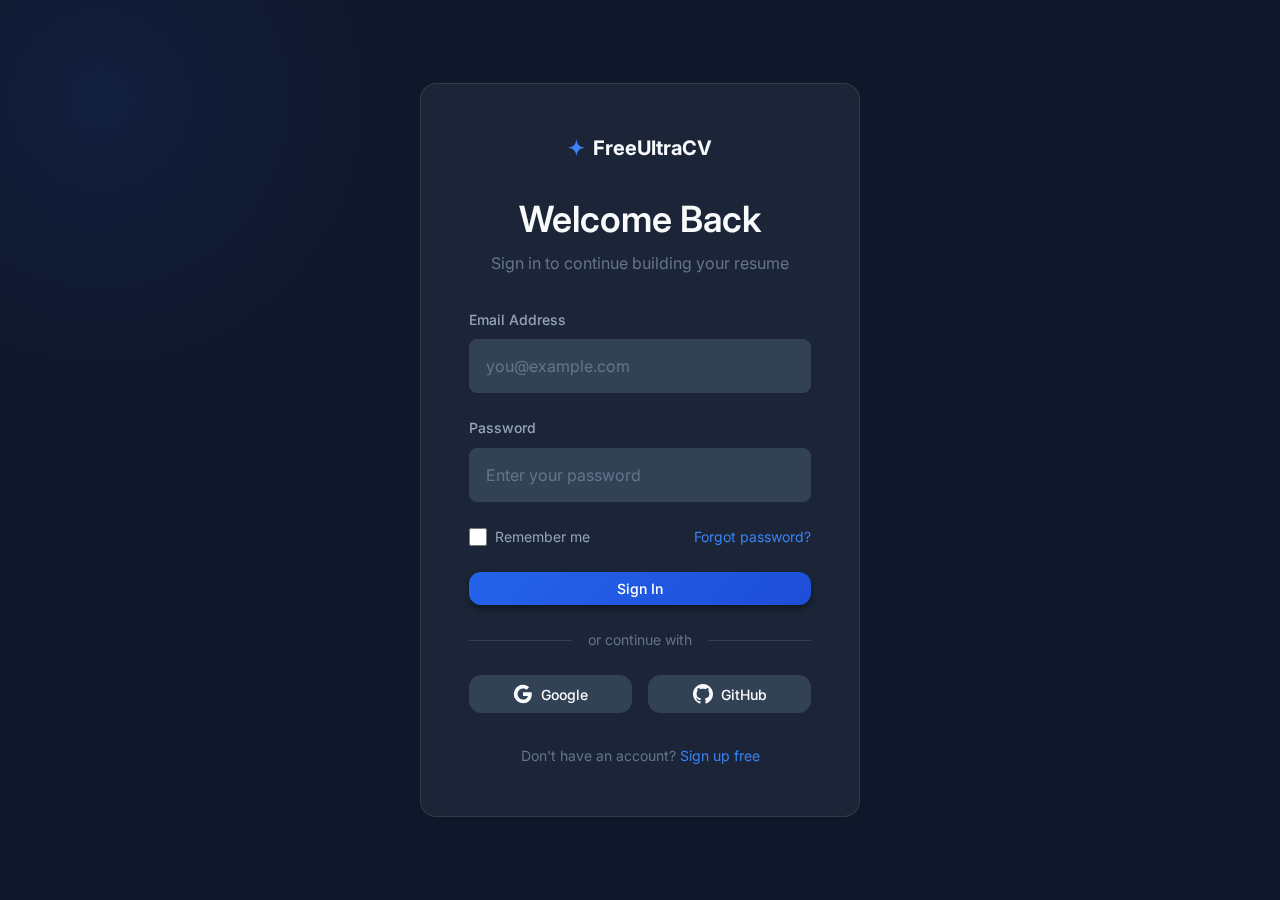
<file: frontend/login.html>
<!DOCTYPE html>
<html lang="en">
<head>
    <meta charset="UTF-8">
    <meta name="viewport" content="width=device-width, initial-scale=1.0">
    <title>Login - FreeUltraCV</title>
    <link rel="stylesheet" href="assets/css/main.css">
    <link href="https://fonts.googleapis.com/css2?family=Inter:wght@300;400;500;600;700&display=swap" rel="stylesheet">
</head>
<body class="auth-page">
    <div class="auth-container">
        <div class="auth-card glass-effect">
            <div class="auth-header">
                <a href="index.html" class="auth-logo">
                    <span class="logo-icon">✦</span>
                    <span class="logo-text">FreeUltraCV</span>
                </a>
                <h1>Welcome Back</h1>
                <p>Sign in to continue building your resume</p>
            </div>
            
            <form id="loginForm" class="auth-form">
                <div class="form-group">
                    <label for="email">Email Address</label>
                    <input type="email" id="email" name="email" placeholder="you@example.com" required>
                </div>
                
                <div class="form-group">
                    <label for="password">Password</label>
                    <div class="password-input">
                        <input type="password" id="password" name="password" placeholder="Enter your password" required>
                        <button type="button" class="toggle-password" aria-label="Toggle password visibility">
                            <svg class="eye-icon" viewBox="0 0 24 24" fill="none" stroke="currentColor" stroke-width="2">
                                <path d="M1 12s4-8 11-8 11 8 11 8-4 8-11 8-11-8-11-8z"/>
                                <circle cx="12" cy="12" r="3"/>
                            </svg>
                        </button>
                    </div>
                </div>
                
                <div class="form-options">
                    <label class="checkbox-label">
                        <input type="checkbox" id="remember" name="remember">
                        <span>Remember me</span>
                    </label>
                    <a href="#" class="forgot-link">Forgot password?</a>
                </div>
                
                <div id="errorMessage" class="error-message" style="display: none;"></div>
                
                <button type="submit" class="btn btn-primary btn-block">
                    Sign In
                </button>
            </form>
            
            <div class="auth-divider">
                <span>or continue with</span>
            </div>
            
            <div class="social-auth">
                <button type="button" class="btn btn-social">
                    <svg viewBox="0 0 24 24" fill="currentColor">
                        <path d="M22.56 12.25c0-.78-.07-1.53-.2-2.25H12v4.26h5.92c-.26 1.37-1.04 2.53-2.21 3.31v2.77h3.57c2.08-1.92 3.28-4.74 3.28-8.09z"/>
                        <path d="M12 23c2.97 0 5.46-.98 7.28-2.66l-3.57-2.77c-.98.66-2.23 1.06-3.71 1.06-2.86 0-5.29-1.93-6.16-4.53H2.18v2.84C3.99 20.53 7.7 23 12 23z"/>
                        <path d="M5.84 14.09c-.22-.66-.35-1.36-.35-2.09s.13-1.43.35-2.09V7.07H2.18C1.43 8.55 1 10.22 1 12s.43 3.45 1.18 4.93l2.85-2.22.81-.62z"/>
                        <path d="M12 5.38c1.62 0 3.06.56 4.21 1.64l3.15-3.15C17.45 2.09 14.97 1 12 1 7.7 1 3.99 3.47 2.18 7.07l3.66 2.84c.87-2.6 3.3-4.53 6.16-4.53z"/>
                    </svg>
                    Google
                </button>
                <button type="button" class="btn btn-social">
                    <svg viewBox="0 0 24 24" fill="currentColor">
                        <path d="M12 0c-6.626 0-12 5.373-12 12 0 5.302 3.438 9.8 8.207 11.387.599.111.793-.261.793-.577v-2.234c-3.338.726-4.033-1.416-4.033-1.416-.546-1.387-1.333-1.756-1.333-1.756-1.089-.745.083-.729.083-.729 1.205.084 1.839 1.237 1.839 1.237 1.07 1.834 2.807 1.304 3.492.997.107-.775.418-1.305.762-1.604-2.665-.305-5.467-1.334-5.467-5.931 0-1.311.469-2.381 1.236-3.221-.124-.303-.535-1.524.117-3.176 0 0 1.008-.322 3.301 1.23.957-.266 1.983-.399 3.003-.404 1.02.005 2.047.138 3.006.404 2.291-1.552 3.297-1.23 3.297-1.23.653 1.653.242 2.874.118 3.176.77.84 1.235 1.911 1.235 3.221 0 4.609-2.807 5.624-5.479 5.921.43.372.823 1.102.823 2.222v3.293c0 .319.192.694.801.576 4.765-1.589 8.199-6.086 8.199-11.386 0-6.627-5.373-12-12-12z"/>
                    </svg>
                    GitHub
                </button>
            </div>
            
            <div class="auth-footer">
                <p>Don't have an account? <a href="register.html">Sign up free</a></p>
            </div>
        </div>
    </div>

    <script src="assets/js/auth.js"></script>
</body>
</html>
</file>
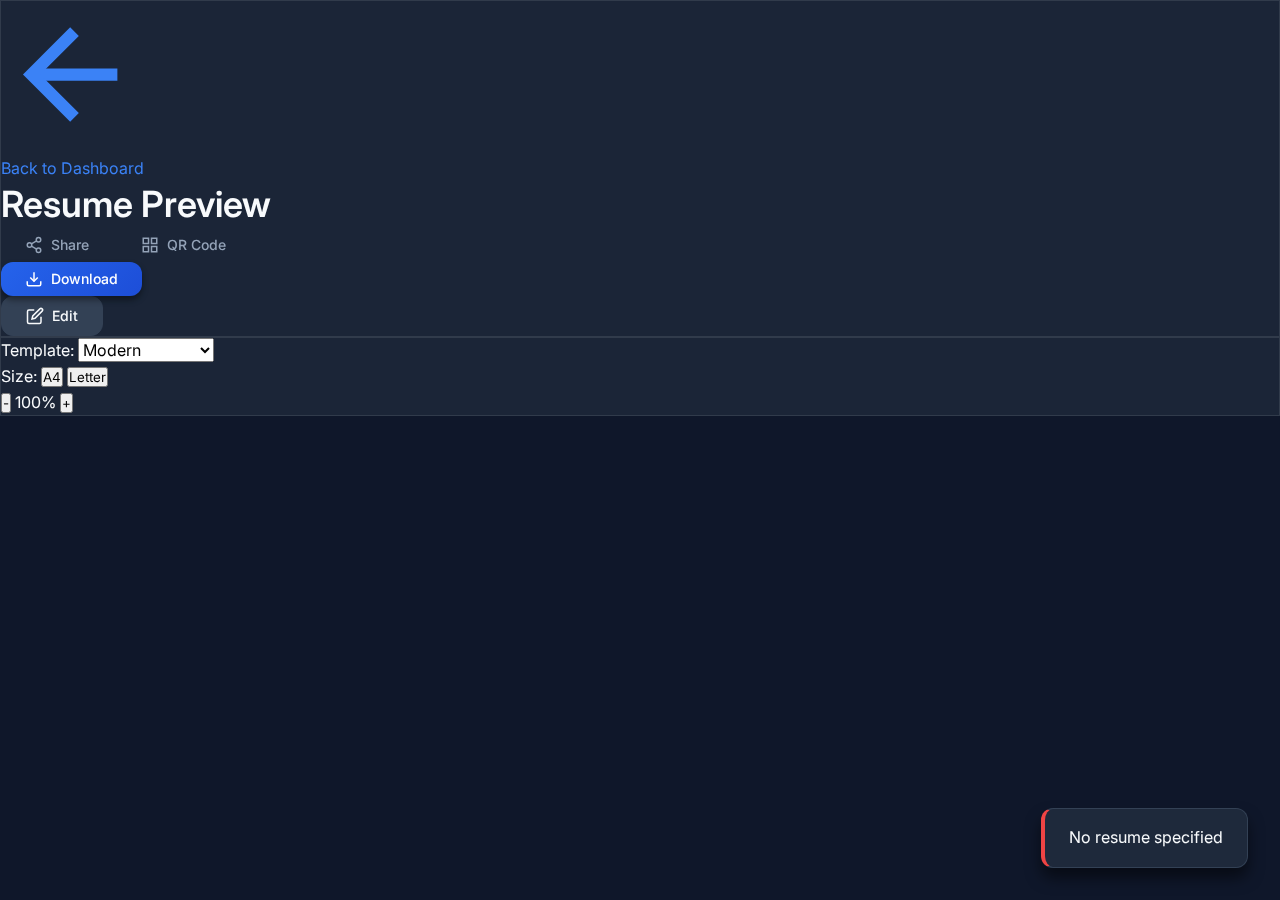
<file: frontend/preview.html>
<!DOCTYPE html>
<html lang="en">
<head>
    <meta charset="UTF-8">
    <meta name="viewport" content="width=device-width, initial-scale=1.0">
    <title>Resume Preview - FreeUltraCV</title>
    <link rel="stylesheet" href="assets/css/main.css">
    <link href="https://fonts.googleapis.com/css2?family=Inter:wght@300;400;500;600;700&display=swap" rel="stylesheet">
</head>
<body class="preview-page">
    <header class="preview-header glass-effect">
        <div class="header-left">
            <a href="dashboard.html" class="back-btn">
                <svg viewBox="0 0 24 24" fill="none" stroke="currentColor" stroke-width="2">
                    <line x1="19" y1="12" x2="5" y2="12"/>
                    <polyline points="12 19 5 12 12 5"/>
                </svg>
                <span>Back to Dashboard</span>
            </a>
        </div>
        <div class="header-center">
            <h1 id="resumeTitle">Resume Preview</h1>
        </div>
        <div class="header-right">
            <button class="btn btn-ghost" id="shareBtn">
                <svg viewBox="0 0 24 24" fill="none" stroke="currentColor" stroke-width="2">
                    <circle cx="18" cy="5" r="3"/>
                    <circle cx="6" cy="12" r="3"/>
                    <circle cx="18" cy="19" r="3"/>
                    <line x1="8.59" y1="13.51" x2="15.42" y2="17.49"/>
                    <line x1="15.41" y1="6.51" x2="8.59" y2="10.49"/>
                </svg>
                <span>Share</span>
            </button>
            <button class="btn btn-ghost" id="qrBtn">
                <svg viewBox="0 0 24 24" fill="none" stroke="currentColor" stroke-width="2">
                    <rect x="3" y="3" width="7" height="7"/>
                    <rect x="14" y="3" width="7" height="7"/>
                    <rect x="14" y="14" width="7" height="7"/>
                    <rect x="3" y="14" width="7" height="7"/>
                </svg>
                <span>QR Code</span>
            </button>
            <div class="dropdown">
                <button class="btn btn-primary" id="downloadBtn">
                    <svg viewBox="0 0 24 24" fill="none" stroke="currentColor" stroke-width="2">
                        <path d="M21 15v4a2 2 0 0 1-2 2H5a2 2 0 0 1-2-2v-4"/>
                        <polyline points="7 10 12 15 17 10"/>
                        <line x1="12" y1="15" x2="12" y2="3"/>
                    </svg>
                    <span>Download</span>
                </button>
                <div class="dropdown-menu" id="downloadMenu">
                    <button class="dropdown-item" data-format="pdf">
                        <svg viewBox="0 0 24 24" fill="none" stroke="currentColor" stroke-width="2">
                            <path d="M14 2H6a2 2 0 0 0-2 2v16a2 2 0 0 0 2 2h12a2 2 0 0 0 2-2V8z"/>
                            <polyline points="14 2 14 8 20 8"/>
                        </svg>
                        Download as PDF
                    </button>
                    <button class="dropdown-item" data-format="docx">
                        <svg viewBox="0 0 24 24" fill="none" stroke="currentColor" stroke-width="2">
                            <path d="M14 2H6a2 2 0 0 0-2 2v16a2 2 0 0 0 2 2h12a2 2 0 0 0 2-2V8z"/>
                            <polyline points="14 2 14 8 20 8"/>
                            <line x1="16" y1="13" x2="8" y2="13"/>
                            <line x1="16" y1="17" x2="8" y2="17"/>
                        </svg>
                        Download as DOCX
                    </button>
                    <button class="dropdown-item" data-format="png">
                        <svg viewBox="0 0 24 24" fill="none" stroke="currentColor" stroke-width="2">
                            <rect x="3" y="3" width="18" height="18" rx="2" ry="2"/>
                            <circle cx="8.5" cy="8.5" r="1.5"/>
                            <polyline points="21 15 16 10 5 21"/>
                        </svg>
                        Download as PNG
                    </button>
                </div>
            </div>
            <a href="builder.html" class="btn btn-secondary">
                <svg viewBox="0 0 24 24" fill="none" stroke="currentColor" stroke-width="2">
                    <path d="M11 4H4a2 2 0 0 0-2 2v14a2 2 0 0 0 2 2h14a2 2 0 0 0 2-2v-7"/>
                    <path d="M18.5 2.5a2.121 2.121 0 0 1 3 3L12 15l-4 1 1-4 9.5-9.5z"/>
                </svg>
                <span>Edit</span>
            </a>
        </div>
    </header>

    <main class="preview-main">
        <div class="preview-controls glass-effect">
            <div class="template-selector">
                <label>Template:</label>
                <select id="templateSelect">
                    <option value="modern">Modern</option>
                    <option value="professional">Professional</option>
                    <option value="creative">Creative</option>
                    <option value="ats">ATS-Optimized</option>
                    <option value="dark">Dark Mode</option>
                </select>
            </div>
            <div class="preview-size">
                <label>Size:</label>
                <button class="size-btn active" data-size="a4">A4</button>
                <button class="size-btn" data-size="letter">Letter</button>
            </div>
            <div class="preview-zoom">
                <button id="zoomOut">-</button>
                <span id="zoomLevel">100%</span>
                <button id="zoomIn">+</button>
            </div>
        </div>

        <div class="preview-wrapper">
            <div class="resume-document" id="resumeDocument">
                <!-- Resume content will be rendered here -->
            </div>
        </div>
    </header>

    <!-- Share Modal -->
    <div class="modal" id="shareModal">
        <div class="modal-overlay"></div>
        <div class="modal-content glass-effect">
            <div class="modal-header">
                <h3>Share Resume</h3>
                <button class="modal-close" id="closeShareModal">&times;</button>
            </div>
            <div class="modal-body">
                <div class="share-link">
                    <label>Public Link</label>
                    <div class="link-input">
                        <input type="text" id="shareLink" readonly>
                        <button class="btn btn-primary" id="copyLink">Copy</button>
                    </div>
                </div>
                <div class="share-options">
                    <h4>Share via</h4>
                    <div class="social-share">
                        <button class="share-btn" data-platform="linkedin">
                            <svg viewBox="0 0 24 24" fill="currentColor">
                                <path d="M19 0h-14c-2.761 0-5 2.239-5 5v14c0 2.761 2.239 5 5 5h14c2.762 0 5-2.239 5-5v-14c0-2.761-2.238-5-5-5zm-11 19h-3v-11h3v11zm-1.5-12.268c-.966 0-1.75-.79-1.75-1.764s.784-1.764 1.75-1.764 1.75.79 1.75 1.764-.783 1.764-1.75 1.764zm13.5 12.268h-3v-5.604c0-3.368-4-3.113-4 0v5.604h-3v-11h3v1.765c1.396-2.586 7-2.777 7 2.476v6.759z"/>
                            </svg>
                        </button>
                        <button class="share-btn" data-platform="twitter">
                            <svg viewBox="0 0 24 24" fill="currentColor">
                                <path d="M24 4.557c-.883.392-1.832.656-2.828.775 1.017-.609 1.798-1.574 2.165-2.724-.951.564-2.005.974-3.127 1.195-.897-.957-2.178-1.555-3.594-1.555-3.179 0-5.515 2.966-4.797 6.045-4.091-.205-7.719-2.165-10.148-5.144-1.29 2.213-.669 5.108 1.523 6.574-.806-.026-1.566-.247-2.229-.616-.054 2.281 1.581 4.415 3.949 4.89-.693.188-1.452.232-2.224.084.626 1.956 2.444 3.379 4.6 3.419-2.07 1.623-4.678 2.348-7.29 2.04 2.179 1.397 4.768 2.212 7.548 2.212 9.142 0 14.307-7.721 13.995-14.646.962-.695 1.797-1.562 2.457-2.549z"/>
                            </svg>
                        </button>
                        <button class="share-btn" data-platform="email">
                            <svg viewBox="0 0 24 24" fill="none" stroke="currentColor" stroke-width="2">
                                <path d="M4 4h16c1.1 0 2 .9 2 2v12c0 1.1-.9 2-2 2H4c-1.1 0-2-.9-2-2V6c0-1.1.9-2 2-2z"/>
                                <polyline points="22,6 12,13 2,6"/>
                            </svg>
                        </button>
                    </div>
                </div>
                <div class="embed-code">
                    <label>Embed</label>
                    <textarea id="embedCode" readonly rows="3"></textarea>
                </div>
            </div>
        </div>
    </div>

    <!-- QR Code Modal -->
    <div class="modal" id="qrModal">
        <div class="modal-overlay"></div>
        <div class="modal-content glass-effect">
            <div class="modal-header">
                <h3>QR Code</h3>
                <button class="modal-close" id="closeQrModal">&times;</button>
            </div>
            <div class="modal-body qr-modal-body">
                <div class="qr-code" id="qrCode">
                    <!-- QR Code will be generated here -->
                </div>
                <p>Scan to view resume</p>
                <button class="btn btn-primary" id="downloadQr">Download QR Code</button>
            </div>
        </div>
    </div>

    <script src="assets/js/preview.js"></script>
</body>
</html>
</file>
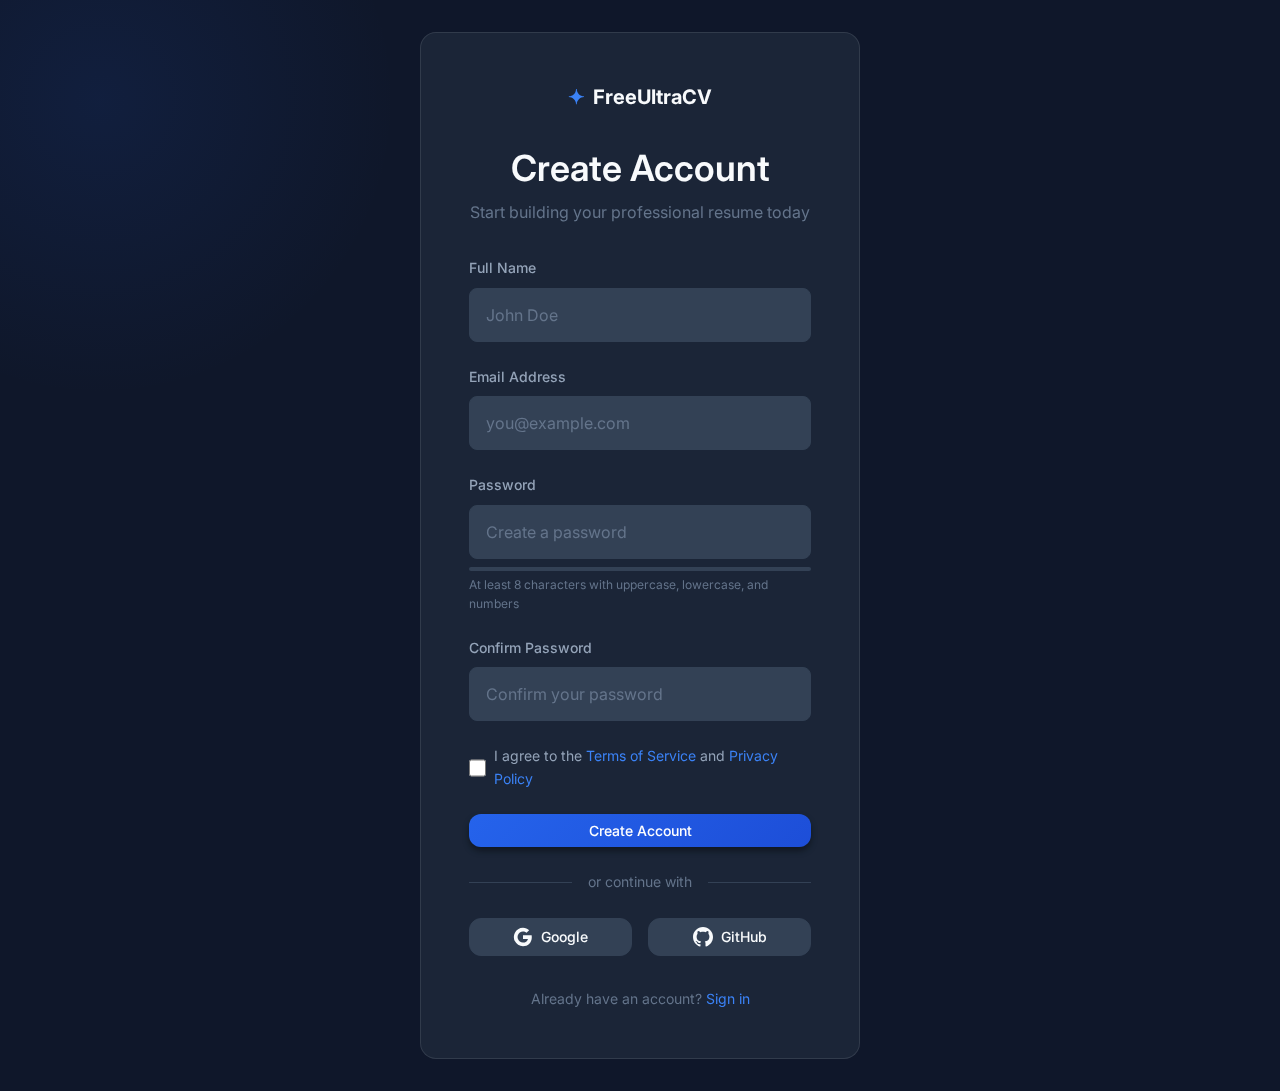
<file: frontend/register.html>
<!DOCTYPE html>
<html lang="en">
<head>
    <meta charset="UTF-8">
    <meta name="viewport" content="width=device-width, initial-scale=1.0">
    <title>Register - FreeUltraCV</title>
    <link rel="stylesheet" href="assets/css/main.css">
    <link href="https://fonts.googleapis.com/css2?family=Inter:wght@300;400;500;600;700&display=swap" rel="stylesheet">
</head>
<body class="auth-page">
    <div class="auth-container">
        <div class="auth-card glass-effect">
            <div class="auth-header">
                <a href="index.html" class="auth-logo">
                    <span class="logo-icon">✦</span>
                    <span class="logo-text">FreeUltraCV</span>
                </a>
                <h1>Create Account</h1>
                <p>Start building your professional resume today</p>
            </div>
            
            <form id="registerForm" class="auth-form">
                <div class="form-row">
                    <div class="form-group">
                        <label for="name">Full Name</label>
                        <input type="text" id="name" name="name" placeholder="John Doe" required>
                    </div>
                </div>
                
                <div class="form-group">
                    <label for="email">Email Address</label>
                    <input type="email" id="email" name="email" placeholder="you@example.com" required>
                </div>
                
                <div class="form-group">
                    <label for="password">Password</label>
                    <div class="password-input">
                        <input type="password" id="password" name="password" placeholder="Create a password" required>
                        <button type="button" class="toggle-password" aria-label="Toggle password visibility">
                            <svg class="eye-icon" viewBox="0 0 24 24" fill="none" stroke="currentColor" stroke-width="2">
                                <path d="M1 12s4-8 11-8 11 8 11 8-4 8-11 8-11-8-11-8z"/>
                                <circle cx="12" cy="12" r="3"/>
                            </svg>
                        </button>
                    </div>
                    <div class="password-strength">
                        <div class="strength-bar"></div>
                    </div>
                    <small class="form-hint">At least 8 characters with uppercase, lowercase, and numbers</small>
                </div>
                
                <div class="form-group">
                    <label for="confirm_password">Confirm Password</label>
                    <input type="password" id="confirm_password" name="confirm_password" placeholder="Confirm your password" required>
                </div>
                
                <div class="form-options">
                    <label class="checkbox-label">
                        <input type="checkbox" id="terms" name="terms" required>
                        <span>I agree to the <a href="#">Terms of Service</a> and <a href="#">Privacy Policy</a></span>
                    </label>
                </div>
                
                <div id="errorMessage" class="error-message" style="display: none;"></div>
                
                <button type="submit" class="btn btn-primary btn-block">
                    Create Account
                </button>
            </form>
            
            <div class="auth-divider">
                <span>or continue with</span>
            </div>
            
            <div class="social-auth">
                <button type="button" class="btn btn-social">
                    <svg viewBox="0 0 24 24" fill="currentColor">
                        <path d="M22.56 12.25c0-.78-.07-1.53-.2-2.25H12v4.26h5.92c-.26 1.37-1.04 2.53-2.21 3.31v2.77h3.57c2.08-1.92 3.28-4.74 3.28-8.09z"/>
                        <path d="M12 23c2.97 0 5.46-.98 7.28-2.66l-3.57-2.77c-.98.66-2.23 1.06-3.71 1.06-2.86 0-5.29-1.93-6.16-4.53H2.18v2.84C3.99 20.53 7.7 23 12 23z"/>
                        <path d="M5.84 14.09c-.22-.66-.35-1.36-.35-2.09s.13-1.43.35-2.09V7.07H2.18C1.43 8.55 1 10.22 1 12s.43 3.45 1.18 4.93l2.85-2.22.81-.62z"/>
                        <path d="M12 5.38c1.62 0 3.06.56 4.21 1.64l3.15-3.15C17.45 2.09 14.97 1 12 1 7.7 1 3.99 3.47 2.18 7.07l3.66 2.84c.87-2.6 3.3-4.53 6.16-4.53z"/>
                    </svg>
                    Google
                </button>
                <button type="button" class="btn btn-social">
                    <svg viewBox="0 0 24 24" fill="currentColor">
                        <path d="M12 0c-6.626 0-12 5.373-12 12 0 5.302 3.438 9.8 8.207 11.387.599.111.793-.261.793-.577v-2.234c-3.338.726-4.033-1.416-4.033-1.416-.546-1.387-1.333-1.756-1.333-1.756-1.089-.745.083-.729.083-.729 1.205.084 1.839 1.237 1.839 1.237 1.07 1.834 2.807 1.304 3.492.997.107-.775.418-1.305.762-1.604-2.665-.305-5.467-1.334-5.467-5.931 0-1.311.469-2.381 1.236-3.221-.124-.303-.535-1.524.117-3.176 0 0 1.008-.322 3.301 1.23.957-.266 1.983-.399 3.003-.404 1.02.005 2.047.138 3.006.404 2.291-1.552 3.297-1.23 3.297-1.23.653 1.653.242 2.874.118 3.176.77.84 1.235 1.911 1.235 3.221 0 4.609-2.807 5.624-5.479 5.921.43.372.823 1.102.823 2.222v3.293c0 .319.192.694.801.576 4.765-1.589 8.199-6.086 8.199-11.386 0-6.627-5.373-12-12-12z"/>
                    </svg>
                    GitHub
                </button>
            </div>
            
            <div class="auth-footer">
                <p>Already have an account? <a href="login.html">Sign in</a></p>
            </div>
        </div>
    </div>

    <script src="assets/js/auth.js"></script>
</body>
</html>
</file>
<file: frontend/assets/css/main.css>
/* FreeUltraCV - Main Stylesheet */

/* ==================== CSS Variables ==================== */
:root {
    /* Colors */
    --primary: #2563eb;
    --primary-dark: #1d4ed8;
    --primary-light: #3b82f6;
    --secondary: #64748b;
    --success: #10b981;
    --warning: #f59e0b;
    --danger: #ef4444;
    
    /* Dark Theme */
    --bg-primary: #0f172a;
    --bg-secondary: #1e293b;
    --bg-tertiary: #334155;
    --bg-glass: rgba(30, 41, 59, 0.8);
    
    /* Text */
    --text-primary: #f8fafc;
    --text-secondary: #94a3b8;
    --text-muted: #64748b;
    
    /* Borders */
    --border-color: #334155;
    --border-light: #475569;
    
    /* Shadows */
    --shadow-sm: 0 1px 2px rgba(0, 0, 0, 0.3);
    --shadow-md: 0 4px 6px rgba(0, 0, 0, 0.4);
    --shadow-lg: 0 10px 15px rgba(0, 0, 0, 0.5);
    --shadow-xl: 0 20px 25px rgba(0, 0, 0, 0.6);
    
    /* Glass Effect */
    --glass-bg: rgba(30, 41, 59, 0.8);
    --glass-border: rgba(255, 255, 255, 0.1);
    --glass-blur: 10px;
    
    /* Typography */
    --font-family: 'Inter', -apple-system, BlinkMacSystemFont, 'Segoe UI', Roboto, sans-serif;
    --font-size-xs: 0.75rem;
    --font-size-sm: 0.875rem;
    --font-size-base: 1rem;
    --font-size-lg: 1.125rem;
    --font-size-xl: 1.25rem;
    --font-size-2xl: 1.5rem;
    --font-size-3xl: 1.875rem;
    --font-size-4xl: 2.25rem;
    --font-size-5xl: 3rem;
    
    /* Spacing */
    --spacing-xs: 0.25rem;
    --spacing-sm: 0.5rem;
    --spacing-md: 1rem;
    --spacing-lg: 1.5rem;
    --spacing-xl: 2rem;
    --spacing-2xl: 3rem;
    --spacing-3xl: 4rem;
    
    /* Border Radius */
    --radius-sm: 0.375rem;
    --radius-md: 0.5rem;
    --radius-lg: 0.75rem;
    --radius-xl: 1rem;
    --radius-2xl: 1.5rem;
    --radius-full: 9999px;
    
    /* Transitions */
    --transition-fast: 150ms ease;
    --transition-base: 200ms ease;
    --transition-slow: 300ms ease;
    
    /* Layout */
    --sidebar-width: 260px;
    --header-height: 70px;
}

/* ==================== Reset & Base ==================== */
*, *::before, *::after {
    box-sizing: border-box;
    margin: 0;
    padding: 0;
}

html {
    scroll-behavior: smooth;
    -webkit-font-smoothing: antialiased;
    -moz-osx-font-smoothing: grayscale;
}

body {
    font-family: var(--font-family);
    font-size: var(--font-size-base);
    line-height: 1.6;
    color: var(--text-primary);
    background: var(--bg-primary);
    min-height: 100vh;
}

a {
    color: var(--primary-light);
    text-decoration: none;
    transition: color var(--transition-fast);
}

a:hover {
    color: var(--primary);
}

img {
    max-width: 100%;
    height: auto;
}

button {
    cursor: pointer;
    font-family: inherit;
}

input, textarea, select {
    font-family: inherit;
    font-size: inherit;
}

ul, ol {
    list-style: none;
}

/* ==================== Glass Effect ==================== */
.glass-effect {
    background: var(--glass-bg);
    backdrop-filter: blur(var(--glass-blur));
    -webkit-backdrop-filter: blur(var(--glass-blur));
    border: 1px solid var(--glass-border);
}

/* ==================== Typography ==================== */
h1, h2, h3, h4, h5, h6 {
    font-weight: 600;
    line-height: 1.3;
    color: var(--text-primary);
}

h1 { font-size: var(--font-size-4xl); }
h2 { font-size: var(--font-size-3xl); }
h3 { font-size: var(--font-size-2xl); }
h4 { font-size: var(--font-size-xl); }
h5 { font-size: var(--font-size-lg); }
h6 { font-size: var(--font-size-base); }

/* ==================== Buttons ==================== */
.btn {
    display: inline-flex;
    align-items: center;
    justify-content: center;
    gap: var(--spacing-sm);
    padding: var(--spacing-sm) var(--spacing-lg);
    font-size: var(--font-size-sm);
    font-weight: 500;
    border-radius: var(--radius-lg);
    border: none;
    transition: all var(--transition-base);
    cursor: pointer;
}

.btn svg {
    width: 18px;
    height: 18px;
}

.btn-primary {
    background: linear-gradient(135deg, var(--primary) 0%, var(--primary-dark) 100%);
    color: white;
    box-shadow: var(--shadow-md);
}

.btn-primary:hover {
    transform: translateY(-2px);
    box-shadow: var(--shadow-lg);
    color: white;
}

.btn-secondary {
    background: var(--bg-tertiary);
    color: var(--text-primary);
    border: 1px solid var(--border-color);
}

.btn-secondary:hover {
    background: var(--border-light);
}

.btn-ghost {
    background: transparent;
    color: var(--text-secondary);
}

.btn-ghost:hover {
    background: var(--bg-tertiary);
    color: var(--text-primary);
}

.btn-glass {
    background: var(--glass-bg);
    border: 1px solid var(--glass-border);
    color: var(--text-primary);
}

.btn-glass:hover {
    background: rgba(255, 255, 255, 0.1);
}

.btn-social {
    background: var(--bg-tertiary);
    color: var(--text-primary);
    border: 1px solid var(--border-color);
}

.btn-social svg {
    width: 20px;
    height: 20px;
}

.btn-ai {
    background: linear-gradient(135deg, #8b5cf6 0%, #6366f1 100%);
    color: white;
}

.btn-ai:hover {
    transform: translateY(-2px);
    box-shadow: 0 4px 12px rgba(139, 92, 246, 0.4);
    color: white;
}

.btn-block {
    width: 100%;
}

.btn-lg {
    padding: var(--spacing-md) var(--spacing-xl);
    font-size: var(--font-size-base);
}

.btn-sm {
    padding: var(--spacing-xs) var(--spacing-md);
    font-size: var(--font-size-xs);
}

/* ==================== Forms ==================== */
.form-group {
    margin-bottom: var(--spacing-lg);
}

.form-group label {
    display: block;
    margin-bottom: var(--spacing-sm);
    font-size: var(--font-size-sm);
    font-weight: 500;
    color: var(--text-secondary);
}

.form-group input,
.form-group textarea,
.form-group select {
    width: 100%;
    padding: var(--spacing-md);
    background: var(--bg-tertiary);
    border: 1px solid var(--border-color);
    border-radius: var(--radius-md);
    color: var(--text-primary);
    font-size: var(--font-size-base);
    transition: all var(--transition-fast);
}

.form-group input:focus,
.form-group textarea:focus,
.form-group select:focus {
    outline: none;
    border-color: var(--primary);
    box-shadow: 0 0 0 3px rgba(37, 99, 235, 0.2);
}

.form-group input::placeholder,
.form-group textarea::placeholder {
    color: var(--text-muted);
}

.form-group input[type="file"] {
    padding: var(--spacing-sm);
    cursor: pointer;
}

.form-group textarea {
    resize: vertical;
    min-height: 100px;
}

.form-row {
    display: flex;
    gap: var(--spacing-lg);
}

.form-row .form-group {
    flex: 1;
}

.form-hint {
    display: block;
    margin-top: var(--spacing-xs);
    font-size: var(--font-size-xs);
    color: var(--text-muted);
}

.form-error {
    color: var(--danger);
    font-size: var(--font-size-xs);
    margin-top: var(--spacing-xs);
}

.password-input {
    position: relative;
}

.password-input input {
    padding-right: 50px;
}

.toggle-password {
    position: absolute;
    right: 10px;
    top: 50%;
    transform: translateY(-50%);
    background: none;
    border: none;
    color: var(--text-muted);
    padding: 5px;
}

.toggle-password:hover {
    color: var(--text-secondary);
}

.password-strength {
    height: 4px;
    background: var(--bg-tertiary);
    border-radius: 2px;
    margin-top: var(--spacing-sm);
    overflow: hidden;
}

.strength-bar {
    height: 100%;
    width: 0;
    transition: width var(--transition-base);
}

.strength-bar.weak { width: 33%; background: var(--danger); }
.strength-bar.medium { width: 66%; background: var(--warning); }
.strength-bar.strong { width: 100%; background: var(--success); }

.checkbox-label {
    display: flex;
    align-items: center;
    gap: var(--spacing-sm);
    cursor: pointer;
    font-size: var(--font-size-sm);
    color: var(--text-secondary);
}

.checkbox-label input[type="checkbox"] {
    width: 18px;
    height: 18px;
    accent-color: var(--primary);
}

/* ==================== Navbar ==================== */
.navbar {
    position: fixed;
    top: 0;
    left: 0;
    right: 0;
    z-index: 1000;
    padding: var(--spacing-md) 0;
}

.nav-container {
    max-width: 1400px;
    margin: 0 auto;
    padding: 0 var(--spacing-xl);
    display: flex;
    align-items: center;
    justify-content: space-between;
}

.logo {
    display: flex;
    align-items: center;
    gap: var(--spacing-sm);
    font-size: var(--font-size-xl);
    font-weight: 700;
    color: var(--text-primary);
}

.logo-icon {
    color: var(--primary-light);
}

.nav-links {
    display: flex;
    gap: var(--spacing-xl);
}

.nav-links a {
    color: var(--text-secondary);
    font-weight: 500;
    transition: color var(--transition-fast);
}

.nav-links a:hover {
    color: var(--text-primary);
}

.nav-auth {
    display: flex;
    align-items: center;
    gap: var(--spacing-md);
}

.mobile-menu-btn {
    display: none;
    flex-direction: column;
    gap: 5px;
    background: none;
    border: none;
    padding: 5px;
}

.mobile-menu-btn span {
    width: 25px;
    height: 2px;
    background: var(--text-primary);
    transition: var(--transition-fast);
}

/* ==================== Hero Section ==================== */
.hero {
    position: relative;
    min-height: 100vh;
    display: flex;
    align-items: center;
    padding: calc(var(--header-height) + var(--spacing-3xl)) var(--spacing-xl) var(--spacing-3xl);
    overflow: hidden;
}

.hero-bg {
    position: absolute;
    inset: 0;
    z-index: -1;
}

.hero-gradient {
    position: absolute;
    inset: 0;
    background: radial-gradient(ellipse at 30% 20%, rgba(37, 99, 235, 0.15) 0%, transparent 50%),
                radial-gradient(ellipse at 70% 80%, rgba(139, 92, 246, 0.1) 0%, transparent 50%);
}

.hero-shapes {
    position: absolute;
    inset: 0;
    overflow: hidden;
}

.shape {
    position: absolute;
    border-radius: 50%;
    background: linear-gradient(135deg, var(--primary) 0%, transparent 100%);
    opacity: 0.1;
}

.shape-1 {
    width: 400px;
    height: 400px;
    top: -100px;
    right: -100px;
    animation: float 20s infinite ease-in-out;
}

.shape-2 {
    width: 300px;
    height: 300px;
    bottom: -50px;
    left: -50px;
    animation: float 15s infinite ease-in-out reverse;
}

.shape-3 {
    width: 200px;
    height: 200px;
    top: 50%;
    left: 50%;
    animation: float 10s infinite ease-in-out;
}

@keyframes float {
    0%, 100% { transform: translate(0, 0); }
    50% { transform: translate(30px, -30px); }
}

.hero-container {
    max-width: 1400px;
    margin: 0 auto;
    display: grid;
    grid-template-columns: 1fr 1fr;
    gap: var(--spacing-3xl);
    align-items: center;
}

.hero-content {
    max-width: 600px;
}

.hero-badge {
    display: inline-block;
    padding: var(--spacing-sm) var(--spacing-lg);
    background: var(--glass-bg);
    border: 1px solid var(--glass-border);
    border-radius: var(--radius-full);
    font-size: var(--font-size-sm);
    color: var(--primary-light);
    margin-bottom: var(--spacing-lg);
}

.hero-title {
    font-size: var(--font-size-5xl);
    line-height: 1.1;
    margin-bottom: var(--spacing-lg);
}

.gradient-text {
    background: linear-gradient(135deg, var(--primary-light) 0%, #8b5cf6 100%);
    -webkit-background-clip: text;
    -webkit-text-fill-color: transparent;
    background-clip: text;
}

.hero-description {
    font-size: var(--font-size-lg);
    color: var(--text-secondary);
    margin-bottom: var(--spacing-xl);
    line-height: 1.7;
}

.hero-actions {
    display: flex;
    gap: var(--spacing-md);
    margin-bottom: var(--spacing-2xl);
}

.hero-stats {
    display: flex;
    gap: var(--spacing-2xl);
}

.stat {
    text-align: center;
}

.stat-number {
    display: block;
    font-size: var(--font-size-2xl);
    font-weight: 700;
    color: var(--text-primary);
}

.stat-label {
    font-size: var(--font-size-sm);
    color: var(--text-muted);
}

.hero-visual {
    position: relative;
}

.resume-preview {
    width: 100%;
    max-width: 450px;
    margin: 0 auto;
    padding: var(--spacing-lg);
    border-radius: var(--radius-xl);
}

.resume-preview-header {
    display: flex;
    gap: 8px;
    margin-bottom: var(--spacing-lg);
}

.resume-dot {
    width: 12px;
    height: 12px;
    border-radius: 50%;
    background: var(--bg-tertiary);
}

.resume-dot:nth-child(1) { background: #ef4444; }
.resume-dot:nth-child(2) { background: #f59e0b; }
.resume-dot:nth-child(3) { background: #10b981; }

.resume-preview-content {
    background: var(--bg-primary);
    padding: var(--spacing-lg);
    border-radius: var(--radius-md);
}

.preview-name {
    font-size: var(--font-size-xl);
    font-weight: 700;
    margin-bottom: var(--spacing-xs);
}

.preview-title {
    font-size: var(--font-size-sm);
    color: var(--text-muted);
    margin-bottom: var(--spacing-lg);
}

.preview-section {
    height: 12px;
    background: var(--bg-tertiary);
    border-radius: 4px;
    margin-bottom: var(--spacing-sm);
}

.floating-cards {
    position: absolute;
    inset: 0;
    pointer-events: none;
}

.floating-card {
    position: absolute;
    display: flex;
    align-items: center;
    gap: var(--spacing-sm);
    padding: var(--spacing-sm) var(--spacing-md);
    border-radius: var(--radius-lg);
    animation: floatCard 3s infinite ease-in-out;
}

.card-1 {
    top: 20%;
    left: -20px;
    animation-delay: 0s;
}

.card-2 {
    top: 50%;
    right: -30px;
    animation-delay: 1s;
}

.card-3 {
    bottom: 20%;
    left: 0;
    animation-delay: 2s;
}

@keyframes floatCard {
    0%, 100% { transform: translateY(0); }
    50% { transform: translateY(-10px); }
}

.card-icon {
    font-size: var(--font-size-lg);
}

.card-text {
    font-size: var(--font-size-sm);
    font-weight: 500;
}

/* ==================== Features Section ==================== */
.features {
    padding: var(--spacing-3xl) var(--spacing-xl);
}

.container {
    max-width: 1400px;
    margin: 0 auto;
}

.section-header {
    text-align: center;
    max-width: 600px;
    margin: 0 auto var(--spacing-3xl);
}

.section-badge {
    display: inline-block;
    padding: var(--spacing-xs) var(--spacing-md);
    background: var(--glass-bg);
    border: 1px solid var(--glass-border);
    border-radius: var(--radius-full);
    font-size: var(--font-size-sm);
    color: var(--primary-light);
    margin-bottom: var(--spacing-md);
}

.section-title {
    margin-bottom: var(--spacing-md);
}

.section-description {
    color: var(--text-secondary);
    font-size: var(--font-size-lg);
}

.features-grid {
    display: grid;
    grid-template-columns: repeat(auto-fit, minmax(320px, 1fr));
    gap: var(--spacing-xl);
}

.feature-card {
    padding: var(--spacing-xl);
    border-radius: var(--radius-xl);
    transition: transform var(--transition-base);
}

.feature-card:hover {
    transform: translateY(-5px);
}

.feature-icon {
    width: 60px;
    height: 60px;
    display: flex;
    align-items: center;
    justify-content: center;
    background: linear-gradient(135deg, var(--primary) 0%, var(--primary-dark) 100%);
    border-radius: var(--radius-lg);
    margin-bottom: var(--spacing-lg);
}

.feature-icon svg {
    width: 28px;
    height: 28px;
    color: white;
}

.feature-title {
    font-size: var(--font-size-lg);
    margin-bottom: var(--spacing-sm);
}

.feature-description {
    color: var(--text-secondary);
    font-size: var(--font-size-sm);
    line-height: 1.6;
}

/* ==================== Templates Section ==================== */
.templates {
    padding: var(--spacing-3xl) var(--spacing-xl);
    background: var(--bg-secondary);
}

.templates-grid {
    display: grid;
    grid-template-columns: repeat(auto-fit, minmax(250px, 1fr));
    gap: var(--spacing-xl);
}

.template-card {
    border-radius: var(--radius-xl);
    overflow: hidden;
    cursor: pointer;
    transition: transform var(--transition-base);
}

.template-card:hover {
    transform: translateY(-5px);
}

.template-preview {
    aspect-ratio: 1;
    padding: var(--spacing-lg);
    display: flex;
    align-items: center;
    justify-content: center;
}

.template-preview.modern {
    background: linear-gradient(135deg, #f8fafc 0%, #e2e8f0 100%);
}

.template-preview.professional {
    background: linear-gradient(135deg, #1e293b 0%, #0f172a 100%);
}

.template-preview.creative {
    background: linear-gradient(135deg, #8b5cf6 0%, #6366f1 100%);
}

.template-preview.ats {
    background: linear-gradient(135deg, #f1f5f9 0%, #cbd5e1 100%);
}

.template-preview.dark {
    background: linear-gradient(135deg, #0f172a 0%, #1e293b 100%);
}

.template-content {
    width: 100%;
    max-width: 200px;
}

.tp-name {
    height: 20px;
    background: rgba(0,0,0,0.2);
    border-radius: 4px;
    margin-bottom: 8px;
}

.tp-title {
    height: 12px;
    background: rgba(0,0,0,0.1);
    border-radius: 4px;
    margin-bottom: 16px;
    width: 80%;
}

.tp-section {
    height: 8px;
    background: rgba(0,0,0,0.1);
    border-radius: 4px;
    margin-bottom: 6px;
}

.template-info {
    padding: var(--spacing-lg);
}

.template-info h4 {
    margin-bottom: var(--spacing-xs);
}

.template-info p {
    color: var(--text-muted);
    font-size: var(--font-size-sm);
}

/* ==================== How It Works ==================== */
.how-it-works {
    padding: var(--spacing-3xl) var(--spacing-xl);
}

.steps {
    display: flex;
    align-items: center;
    justify-content: center;
    gap: var(--spacing-xl);
    flex-wrap: wrap;
}

.step {
    display: flex;
    flex-direction: column;
    align-items: center;
    text-align: center;
    max-width: 280px;
}

.step-number {
    width: 60px;
    height: 60px;
    display: flex;
    align-items: center;
    justify-content: center;
    background: linear-gradient(135deg, var(--primary) 0%, var(--primary-dark) 100%);
    border-radius: 50%;
    font-size: var(--font-size-2xl);
    font-weight: 700;
    color: white;
    margin-bottom: var(--spacing-lg);
}

.step h3 {
    margin-bottom: var(--spacing-sm);
}

.step p {
    color: var(--text-secondary);
    font-size: var(--font-size-sm);
}

.step-connector {
    width: 100px;
    height: 2px;
    background: linear-gradient(90deg, var(--primary) 0%, var(--primary-light) 100%);
}

/* ==================== CTA Section ==================== */
.cta {
    padding: var(--spacing-3xl) var(--spacing-xl);
}

.cta-container {
    max-width: 800px;
    margin: 0 auto;
    padding: var(--spacing-3xl);
    border-radius: var(--radius-2xl);
    text-align: center;
}

.cta h2 {
    margin-bottom: var(--spacing-md);
}

.cta p {
    color: var(--text-secondary);
    margin-bottom: var(--spacing-xl);
}

/* ==================== Footer ==================== */
.footer {
    padding: var(--spacing-3xl) var(--spacing-xl) var(--spacing-xl);
    background: var(--bg-secondary);
    border-top: 1px solid var(--border-color);
}

.footer-grid {
    display: grid;
    grid-template-columns: 2fr 1fr 1fr 1fr;
    gap: var(--spacing-2xl);
    margin-bottom: var(--spacing-2xl);
}

.footer-brand p {
    color: var(--text-muted);
    margin-top: var(--spacing-md);
    font-size: var(--font-size-sm);
}

.footer-links h4 {
    margin-bottom: var(--spacing-lg);
}

.footer-links a {
    display: block;
    color: var(--text-muted);
    font-size: var(--font-size-sm);
    margin-bottom: var(--spacing-sm);
}

.footer-links a:hover {
    color: var(--text-primary);
}

.footer-bottom {
    padding-top: var(--spacing-xl);
    border-top: 1px solid var(--border-color);
    text-align: center;
    color: var(--text-muted);
    font-size: var(--font-size-sm);
}

/* ==================== Auth Pages ==================== */
.auth-page {
    min-height: 100vh;
    display: flex;
    align-items: center;
    justify-content: center;
    padding: var(--spacing-xl);
    background: var(--bg-primary);
    position: relative;
    overflow: hidden;
}

.auth-page::before {
    content: '';
    position: absolute;
    width: 600px;
    height: 600px;
    background: radial-gradient(circle, rgba(37, 99, 235, 0.1) 0%, transparent 70%);
    top: -200px;
    left: -200px;
}

.auth-container {
    width: 100%;
    max-width: 440px;
    position: relative;
    z-index: 1;
}

.auth-card {
    padding: var(--spacing-2xl);
    border-radius: var(--radius-xl);
}

.auth-header {
    text-align: center;
    margin-bottom: var(--spacing-xl);
}

.auth-logo {
    display: inline-flex;
    align-items: center;
    gap: var(--spacing-sm);
    font-size: var(--font-size-xl);
    font-weight: 700;
    color: var(--text-primary);
    margin-bottom: var(--spacing-xl);
}

.auth-header h1 {
    margin-bottom: var(--spacing-sm);
}

.auth-header p {
    color: var(--text-muted);
}

.auth-form {
    margin-bottom: var(--spacing-lg);
}

.form-options {
    display: flex;
    justify-content: space-between;
    align-items: center;
    margin-bottom: var(--spacing-lg);
}

.forgot-link {
    font-size: var(--font-size-sm);
    color: var(--primary-light);
}

.error-message {
    padding: var(--spacing-md);
    background: rgba(239, 68, 68, 0.1);
    border: 1px solid var(--danger);
    border-radius: var(--radius-md);
    color: var(--danger);
    font-size: var(--font-size-sm);
    margin-bottom: var(--spacing-md);
}

.auth-divider {
    display: flex;
    align-items: center;
    gap: var(--spacing-md);
    margin-bottom: var(--spacing-lg);
}

.auth-divider::before,
.auth-divider::after {
    content: '';
    flex: 1;
    height: 1px;
    background: var(--border-color);
}

.auth-divider span {
    font-size: var(--font-size-sm);
    color: var(--text-muted);
}

.social-auth {
    display: grid;
    grid-template-columns: 1fr 1fr;
    gap: var(--spacing-md);
    margin-bottom: var(--spacing-xl);
}

.auth-footer {
    text-align: center;
    color: var(--text-muted);
    font-size: var(--font-size-sm);
}

/* ==================== Dashboard ==================== */
.dashboard-page {
    display: flex;
    min-height: 100vh;
}

.sidebar {
    width: var(--sidebar-width);
    position: fixed;
    top: 0;
    left: 0;
    bottom: 0;
    display: flex;
    flex-direction: column;
    z-index: 100;
    border-right: 1px solid var(--border-color);
}

.sidebar-header {
    padding: var(--spacing-lg);
    border-bottom: 1px solid var(--border-color);
}

.sidebar-nav {
    flex: 1;
    padding: var(--spacing-lg);
    overflow-y: auto;
}

.nav-item {
    display: flex;
    align-items: center;
    gap: var(--spacing-md);
    padding: var(--spacing-md) var(--spacing-lg);
    border-radius: var(--radius-lg);
    color: var(--text-secondary);
    margin-bottom: var(--spacing-xs);
    transition: all var(--transition-fast);
    cursor: pointer;
    background: none;
    border: none;
    width: 100%;
    text-align: left;
}

.nav-item svg {
    width: 20px;
    height: 20px;
}

.nav-item:hover,
.nav-item.active {
    background: var(--bg-tertiary);
    color: var(--text-primary);
}

.sidebar-footer {
    padding: var(--spacing-lg);
    border-top: 1px solid var(--border-color);
}

.main-content {
    flex: 1;
    margin-left: var(--sidebar-width);
    min-height: 100vh;
}

.dashboard-header {
    display: flex;
    align-items: center;
    justify-content: space-between;
    padding: var(--spacing-lg) var(--spacing-xl);
    border-bottom: 1px solid var(--border-color);
    position: sticky;
    top: 0;
    background: var(--bg-primary);
    z-index: 50;
}

.header-left {
    display: flex;
    align-items: center;
    gap: var(--spacing-lg);
}

.header-left h1 {
    font-size: var(--font-size-xl);
}

.dashboard-content {
    padding: var(--spacing-xl);
}

.stats-grid {
    display: grid;
    grid-template-columns: repeat(auto-fit, minmax(240px, 1fr));
    gap: var(--spacing-lg);
    margin-bottom: var(--spacing-2xl);
}

.stat-card {
    display: flex;
    align-items: center;
    gap: var(--spacing-lg);
    padding: var(--spacing-lg);
    border-radius: var(--radius-xl);
}

.stat-icon {
    width: 50px;
    height: 50px;
    display: flex;
    align-items: center;
    justify-content: center;
    border-radius: var(--radius-lg);
}

.stat-icon svg {
    width: 24px;
    height: 24px;
}

.stat-icon.blue {
    background: rgba(37, 99, 235, 0.2);
    color: var(--primary-light);
}

.stat-icon.green {
    background: rgba(16, 185, 129, 0.2);
    color: var(--success);
}

.stat-icon.purple {
    background: rgba(139, 92, 246, 0.2);
    color: #8b5cf6;
}

.stat-icon.orange {
    background: rgba(245, 158, 11, 0.2);
    color: var(--warning);
}

.stat-info .stat-number {
    font-size: var(--font-size-2xl);
    font-weight: 700;
    color: var(--text-primary);
}

.stat-info .stat-label {
    color: var(--text-muted);
    font-size: var(--font-size-sm);
}

.dashboard-section {
    margin-bottom: var(--spacing-2xl);
}

.section-header {
    display: flex;
    justify-content: space-between;
    align-items: center;
    margin-bottom: var(--spacing-lg);
}

.view-all {
    font-size: var(--font-size-sm);
    color: var(--primary-light);
}

.resumes-grid {
    display: grid;
    grid-template-columns: repeat(auto-fill, minmax(300px, 1fr));
    gap: var(--spacing-lg);
}

.resume-placeholder {
    display: flex;
    flex-direction: column;
    align-items: center;
    justify-content: center;
    padding: var(--spacing-3xl);
    border-radius: var(--radius-xl);
    text-align: center;
}

.placeholder-icon {
    width: 60px;
    height: 60px;
    display: flex;
    align-items: center;
    justify-content: center;
    background: var(--bg-tertiary);
    border-radius: 50%;
    margin-bottom: var(--spacing-lg);
}

.placeholder-icon svg {
    width: 30px;
    height: 30px;
    color: var(--text-muted);
}

.placeholder-icon + p {
    color: var(--text-muted);
    margin-bottom: var(--spacing-lg);
}

.quick-actions {
    display: grid;
    grid-template-columns: repeat(auto-fit, minmax(180px, 1fr));
    gap: var(--spacing-md);
}

.quick-action {
    display: flex;
    flex-direction: column;
    align-items: center;
    gap: var(--spacing-md);
    padding: var(--spacing-xl);
    border-radius: var(--radius-xl);
    cursor: pointer;
    transition: all var(--transition-base);
    border: none;
    background: var(--glass-bg);
}

.quick-action:hover {
    transform: translateY(-3px);
    background: var(--bg-tertiary);
}

.action-icon {
    width: 50px;
    height: 50px;
    display: flex;
    align-items: center;
    justify-content: center;
    background: linear-gradient(135deg, var(--primary) 0%, var(--primary-dark) 100%);
    border-radius: var(--radius-lg);
}

.action-icon svg {
    width: 24px;
    height: 24px;
    color: white;
}

.quick-action span {
    font-weight: 500;
    color: var(--text-primary);
}

/* ==================== Modal ==================== */
.modal {
    display: none;
    position: fixed;
    inset: 0;
    z-index: 2000;
    align-items: center;
    justify-content: center;
    padding: var(--spacing-xl);
}

.modal.active {
    display: flex;
}

.modal-overlay {
    position: absolute;
    inset: 0;
    background: rgba(0, 0, 0, 0.6);
    backdrop-filter: blur(4px);
}

.modal-content {
    position: relative;
    width: 100%;
    max-width: 500px;
    max-height: 90vh;
    overflow-y: auto;
    border-radius: var(--radius-xl);
}

.modal-header {
    display: flex;
    justify-content: space-between;
    align-items: center;
    padding: var(--spacing-lg);
    border-bottom: 1px solid var(--border-color);
}

.modal-header h3 {
    font-size: var(--font-size-lg);
}

.modal-close {
    width: 36px;
    height: 36px;
    display: flex;
    align-items: center;
    justify-content: center;
    background: none;
    border: none;
    font-size: var(--font-size-2xl);
    color: var(--text-muted);
    border-radius: var(--radius-md);
    transition: all var(--transition-fast);
}

.modal-close:hover {
    background: var(--bg-tertiary);
    color: var(--text-primary);
}

.modal-body {
    padding: var(--spacing-lg);
}

/* ==================== Dropdown ==================== */
.dropdown {
    position: relative;
}

.dropdown-menu {
    display: none;
    position: absolute;
    top: 100%;
    right: 0;
    min-width: 200px;
    background: var(--bg-secondary);
    border: 1px solid var(--border-color);
    border-radius: var(--radius-lg);
    box-shadow: var(--shadow-lg);
    z-index: 100;
    margin-top: var(--spacing-sm);
}

.dropdown.active .dropdown-menu {
    display: block;
}

.dropdown-item {
    display: flex;
    align-items: center;
    gap: var(--spacing-md);
    width: 100%;
    padding: var(--spacing-md) var(--spacing-lg);
    background: none;
    border: none;
    color: var(--text-primary);
    font-size: var(--font-size-sm);
    text-align: left;
    cursor: pointer;
    transition: background var(--transition-fast);
}

.dropdown-item:hover {
    background: var(--bg-tertiary);
}

.dropdown-item svg {
    width: 18px;
    height: 18px;
    color: var(--text-muted);
}

/* ==================== Toast ==================== */
.toast-container {
    position: fixed;
    bottom: var(--spacing-xl);
    right: var(--spacing-xl);
    z-index: 3000;
    display: flex;
    flex-direction: column;
    gap: var(--spacing-sm);
}

.toast {
    display: flex;
    align-items: center;
    gap: var(--spacing-md);
    padding: var(--spacing-md) var(--spacing-lg);
    background: var(--bg-secondary);
    border: 1px solid var(--border-color);
    border-radius: var(--radius-lg);
    box-shadow: var(--shadow-lg);
    animation: slideIn 0.3s ease;
}

.toast.success {
    border-left: 4px solid var(--success);
}

.toast.error {
    border-left: 4px solid var(--danger);
}

.toast.warning {
    border-left: 4px solid var(--warning);
}

@keyframes slideIn {
    from {
        transform: translateX(100%);
        opacity: 0;
    }
    to {
        transform: translateX(0);
        opacity: 1;
    }
}

/* ==================== Responsive ==================== */
@media (max-width: 1024px) {
    .hero-container {
        grid-template-columns: 1fr;
        text-align: center;
    }

    .hero-content {
        max-width: 100%;
    }

    .hero-actions {
        justify-content: center;
    }

    .hero-stats {
        justify-content: center;
    }

    .hero-visual {
        display: none;
    }

    .footer-grid {
        grid-template-columns: 1fr 1fr;
    }
}

@media (max-width: 768px) {
    .nav-links,
    .nav-auth {
        display: none;
    }

    .mobile-menu-btn {
        display: flex;
    }

    .hero-title {
        font-size: var(--font-size-3xl);
    }

    .footer-grid {
        grid-template-columns: 1fr;
    }

    .form-row {
        flex-direction: column;
    }

    .steps {
        flex-direction: column;
    }

    .step-connector {
        width: 2px;
        height: 40px;
    }

    .sidebar {
        transform: translateX(-100%);
        transition: transform var(--transition-base);
    }

    .sidebar.active {
        transform: translateX(0);
    }

    .main-content {
        margin-left: 0;
    }
}

/* ==================== Utilities ==================== */
.text-center { text-align: center; }
.text-left { text-align: left; }
.text-right { text-align: right; }

.mt-1 { margin-top: var(--spacing-sm); }
.mt-2 { margin-top: var(--spacing-md); }
.mt-3 { margin-top: var(--spacing-lg); }
.mb-1 { margin-bottom: var(--spacing-sm); }
.mb-2 { margin-bottom: var(--spacing-md); }
.mb-3 { margin-bottom: var(--spacing-lg); }

.hidden { display: none !important; }
.visible { display: block !important; }

.flex { display: flex; }
.flex-col { flex-direction: column; }
.items-center { align-items: center; }
.justify-center { justify-content: center; }
.justify-between { justify-content: space-between; }
.gap-1 { gap: var(--spacing-sm); }
.gap-2 { gap: var(--spacing-md); }
.gap-3 { gap: var(--spacing-lg); }
</file>
<file: frontend/assets/css/admin.css>
/* FreeUltraCV - Admin Panel Styles */

/* ==================== Admin Page Layout ==================== */
.admin-page {
    display: flex;
    min-height: 100vh;
    background: var(--bg-primary);
}

.admin-sidebar {
    width: var(--sidebar-width);
    position: fixed;
    top: 0;
    left: 0;
    bottom: 0;
    display: flex;
    flex-direction: column;
    z-index: 100;
    border-right: 1px solid var(--border-color);
}

.admin-sidebar .sidebar-header {
    position: relative;
}

.admin-badge {
    position: absolute;
    top: var(--spacing-lg);
    right: var(--spacing-lg);
    padding: var(--spacing-xs) var(--spacing-sm);
    background: linear-gradient(135deg, var(--primary) 0%, var(--primary-dark) 100%);
    border-radius: var(--radius-full);
    font-size: var(--font-size-xs);
    font-weight: 600;
    color: white;
}

.admin-sidebar .sidebar-nav {
    flex: 1;
    padding: var(--spacing-lg);
    overflow-y: auto;
}

.admin-sidebar .sidebar-footer {
    padding: var(--spacing-lg);
    border-top: 1px solid var(--border-color);
}

.admin-main {
    flex: 1;
    margin-left: var(--sidebar-width);
    min-height: 100vh;
}

.admin-header {
    display: flex;
    align-items: center;
    justify-content: space-between;
    padding: var(--spacing-lg) var(--spacing-xl);
    border-bottom: 1px solid var(--border-color);
    position: sticky;
    top: 0;
    background: var(--bg-primary);
    z-index: 50;
}

.admin-header .header-left {
    display: flex;
    align-items: center;
    gap: var(--spacing-lg);
}

.admin-header .header-left h1 {
    font-size: var(--font-size-xl);
}

.admin-header .header-right {
    display: flex;
    align-items: center;
    gap: var(--spacing-lg);
}

.admin-search {
    position: relative;
}

.admin-search svg {
    position: absolute;
    left: var(--spacing-md);
    top: 50%;
    transform: translateY(-50%);
    width: 18px;
    height: 18px;
    color: var(--text-muted);
}

.admin-search input {
    width: 280px;
    padding: var(--spacing-sm) var(--spacing-md) var(--spacing-sm) 44px;
    background: var(--bg-tertiary);
    border: 1px solid var(--border-color);
    border-radius: var(--radius-lg);
    color: var(--text-primary);
    font-size: var(--font-size-sm);
    transition: all var(--transition-fast);
}

.admin-search input:focus {
    outline: none;
    border-color: var(--primary);
}

.admin-notifications {
    position: relative;
}

.notification-btn {
    width: 40px;
    height: 40px;
    display: flex;
    align-items: center;
    justify-content: center;
    background: var(--bg-tertiary);
    border: 1px solid var(--border-color);
    border-radius: var(--radius-lg);
    color: var(--text-primary);
    cursor: pointer;
    transition: all var(--transition-fast);
}

.notification-btn:hover {
    background: var(--border-light);
}

.notification-btn svg {
    width: 20px;
    height: 20px;
}

.notification-badge {
    position: absolute;
    top: -4px;
    right: -4px;
    width: 18px;
    height: 18px;
    display: flex;
    align-items: center;
    justify-content: center;
    background: var(--danger);
    border-radius: 50%;
    font-size: var(--font-size-xs);
    font-weight: 600;
    color: white;
}

.admin-profile {
    display: flex;
    align-items: center;
    gap: var(--spacing-md);
    padding: var(--spacing-sm) var(--spacing-md);
    background: var(--bg-tertiary);
    border: 1px solid var(--border-color);
    border-radius: var(--radius-lg);
    cursor: pointer;
}

.profile-avatar {
    width: 32px;
    height: 32px;
    display: flex;
    align-items: center;
    justify-content: center;
    background: linear-gradient(135deg, var(--primary) 0%, var(--primary-dark) 100%);
    border-radius: 50%;
    font-size: var(--font-size-sm);
    font-weight: 600;
    color: white;
}

.profile-name {
    font-size: var(--font-size-sm);
    font-weight: 500;
    color: var(--text-primary);
}

/* ==================== Admin Content ==================== */
.admin-content {
    padding: var(--spacing-xl);
}

.admin-page {
    display: none;
}

.admin-page.active {
    display: block;
}

.admin-grid {
    display: grid;
    grid-template-columns: 1fr 1fr;
    gap: var(--spacing-xl);
}

.admin-card {
    border-radius: var(--radius-xl);
}

.admin-card.full-width {
    grid-column: 1 / -1;
}

.admin-card .card-header {
    display: flex;
    justify-content: space-between;
    align-items: center;
    padding: var(--spacing-lg);
    border-bottom: 1px solid var(--border-color);
}

.admin-card .card-header h3 {
    font-size: var(--font-size-lg);
}

.admin-card .card-body {
    padding: var(--spacing-lg);
}

.admin-card .card-actions {
    display: flex;
    gap: var(--spacing-md);
}

/* ==================== Admin Table ==================== */
.admin-table {
    width: 100%;
    border-collapse: collapse;
}

.admin-table th,
.admin-table td {
    padding: var(--spacing-md);
    text-align: left;
    border-bottom: 1px solid var(--border-color);
}

.admin-table th {
    font-size: var(--font-size-sm);
    font-weight: 600;
    color: var(--text-muted);
    text-transform: uppercase;
    letter-spacing: 0.05em;
}

.admin-table tbody tr {
    transition: background var(--transition-fast);
}

.admin-table tbody tr:hover {
    background: var(--bg-tertiary);
}

.table-user {
    display: flex;
    align-items: center;
    gap: var(--spacing-md);
}

.table-avatar {
    width: 40px;
    height: 40px;
    display: flex;
    align-items: center;
    justify-content: center;
    background: var(--bg-tertiary);
    border-radius: 50%;
    font-weight: 600;
    color: var(--text-primary);
}

.table-user-info {
    display: flex;
    flex-direction: column;
}

.table-user-name {
    font-weight: 500;
    color: var(--text-primary);
}

.table-user-email {
    font-size: var(--font-size-sm);
    color: var(--text-muted);
}

.status-badge {
    display: inline-block;
    padding: var(--spacing-xs) var(--spacing-sm);
    border-radius: var(--radius-full);
    font-size: var(--font-size-xs);
    font-weight: 500;
}

.status-badge.active {
    background: rgba(16, 185, 129, 0.2);
    color: var(--success);
}

.status-badge.inactive {
    background: rgba(239, 68, 68, 0.2);
    color: var(--danger);
}

.status-badge.admin {
    background: rgba(37, 99, 235, 0.2);
    color: var(--primary-light);
}

.table-actions {
    display: flex;
    gap: var(--spacing-sm);
}

.table-action-btn {
    width: 32px;
    height: 32px;
    display: flex;
    align-items: center;
    justify-content: center;
    background: none;
    border: none;
    color: var(--text-muted);
    border-radius: var(--radius-md);
    cursor: pointer;
    transition: all var(--transition-fast);
}

.table-action-btn:hover {
    background: var(--bg-tertiary);
    color: var(--text-primary);
}

.table-action-btn.delete:hover {
    background: rgba(239, 68, 68, 0.2);
    color: var(--danger);
}

.table-action-btn svg {
    width: 16px;
    height: 16px;
}

/* ==================== User List ==================== */
.user-list {
    display: flex;
    flex-direction: column;
}

.user-list-item {
    display: flex;
    align-items: center;
    justify-content: space-between;
    padding: var(--spacing-md);
    border-bottom: 1px solid var(--border-color);
}

.user-list-item:last-child {
    border-bottom: none;
}

.user-list-item .user-info {
    display: flex;
    align-items: center;
    gap: var(--spacing-md);
}

.user-list-item .user-details {
    display: flex;
    flex-direction: column;
}

.user-list-item .user-name {
    font-weight: 500;
    color: var(--text-primary);
}

.user-list-item .user-time {
    font-size: var(--font-size-xs);
    color: var(--text-muted);
}

/* ==================== Activity Chart ==================== */
.activity-chart {
    height: 200px;
    display: flex;
    align-items: flex-end;
    gap: var(--spacing-sm);
    padding: var(--spacing-md);
}

.activity-bar {
    flex: 1;
    background: linear-gradient(180deg, var(--primary) 0%, var(--primary-dark) 100%);
    border-radius: var(--radius-sm) var(--radius-sm) 0 0;
    transition: height var(--transition-base);
    min-height: 20px;
    position: relative;
}

.activity-bar:hover {
    background: linear-gradient(180deg, var(--primary-light) 0%, var(--primary) 100%);
}

.activity-bar::after {
    content: attr(data-label);
    position: absolute;
    bottom: -24px;
    left: 50%;
    transform: translateX(-50%);
    font-size: var(--font-size-xs);
    color: var(--text-muted);
}

/* ==================== Templates Grid ==================== */
.templates-grid {
    display: grid;
    grid-template-columns: repeat(auto-fill, minmax(200px, 1fr));
    gap: var(--spacing-lg);
}

.template-card-admin {
    background: var(--bg-tertiary);
    border: 1px solid var(--border-color);
    border-radius: var(--radius-lg);
    overflow: hidden;
    transition: all var(--transition-fast);
}

.template-card-admin:hover {
    border-color: var(--primary);
    transform: translateY(-3px);
}

.template-preview-admin {
    aspect-ratio: 1;
    display: flex;
    align-items: center;
    justify-content: center;
    padding: var(--spacing-md);
}

.template-info-admin {
    padding: var(--spacing-md);
}

.template-info-admin h4 {
    font-size: var(--font-size-base);
    margin-bottom: var(--spacing-xs);
}

.template-info-admin p {
    font-size: var(--font-size-xs);
    color: var(--text-muted);
    margin-bottom: var(--spacing-md);
}

.template-actions {
    display: flex;
    gap: var(--spacing-sm);
}

.template-actions .btn {
    flex: 1;
    padding: var(--spacing-xs) var(--spacing-sm);
    font-size: var(--font-size-xs);
}

/* ==================== Form Select ==================== */
.form-select {
    padding: var(--spacing-sm) var(--spacing-md);
    background: var(--bg-tertiary);
    border: 1px solid var(--border-color);
    border-radius: var(--radius-md);
    color: var(--text-primary);
    font-size: var(--font-size-sm);
    cursor: pointer;
    transition: all var(--transition-fast);
}

.form-select:focus {
    outline: none;
    border-color: var(--primary);
}

/* ==================== Pagination ==================== */
.pagination {
    display: flex;
    justify-content: center;
    align-items: center;
    gap: var(--spacing-sm);
    margin-top: var(--spacing-xl);
}

.pagination-btn {
    width: 36px;
    height: 36px;
    display: flex;
    align-items: center;
    justify-content: center;
    background: var(--bg-tertiary);
    border: 1px solid var(--border-color);
    border-radius: var(--radius-md);
    color: var(--text-primary);
    cursor: pointer;
    transition: all var(--transition-fast);
}

.pagination-btn:hover:not(:disabled) {
    background: var(--border-light);
}

.pagination-btn.active {
    background: var(--primary);
    border-color: var(--primary);
}

.pagination-btn:disabled {
    opacity: 0.5;
    cursor: not-allowed;
}

.pagination-btn svg {
    width: 16px;
    height: 16px;
}

/* ==================== Settings Page ==================== */
.settings-section {
    margin-bottom: var(--spacing-2xl);
}

.settings-section h3 {
    font-size: var(--font-size-lg);
    margin-bottom: var(--spacing-lg);
    padding-bottom: var(--spacing-md);
    border-bottom: 1px solid var(--border-color);
}

.settings-group {
    display: grid;
    grid-template-columns: repeat(auto-fit, minmax(280px, 1fr));
    gap: var(--spacing-lg);
}

.setting-item {
    display: flex;
    justify-content: space-between;
    align-items: center;
    padding: var(--spacing-md);
    background: var(--bg-tertiary);
    border-radius: var(--radius-lg);
}

.setting-info h4 {
    font-size: var(--font-size-sm);
    font-weight: 500;
    margin-bottom: var(--spacing-xs);
}

.setting-info p {
    font-size: var(--font-size-xs);
    color: var(--text-muted);
}

/* Toggle Switch */
.toggle-switch {
    position: relative;
    width: 50px;
    height: 26px;
}

.toggle-switch input {
    opacity: 0;
    width: 0;
    height: 0;
}

.toggle-slider {
    position: absolute;
    cursor: pointer;
    inset: 0;
    background: var(--bg-tertiary);
    border: 1px solid var(--border-color);
    border-radius: var(--radius-full);
    transition: all var(--transition-fast);
}

.toggle-slider::before {
    content: '';
    position: absolute;
    width: 20px;
    height: 20px;
    left: 2px;
    top: 2px;
    background: white;
    border-radius: 50%;
    transition: all var(--transition-fast);
}

.toggle-switch input:checked + .toggle-slider {
    background: var(--primary);
    border-color: var(--primary);
}

.toggle-switch input:checked + .toggle-slider::before {
    transform: translateX(24px);
}

/* ==================== Stat Change ==================== */
.stat-change {
    display: inline-block;
    font-size: var(--font-size-xs);
    margin-top: var(--spacing-xs);
}

.stat-change.positive {
    color: var(--success);
}

.stat-change.negative {
    color: var(--danger);
}

/* ==================== Modal Styles ==================== */
.modal-content.large {
    max-width: 800px;
}

.modal-content.small {
    max-width: 400px;
}

.qr-modal-body {
    text-align: center;
}

.qr-code {
    width: 200px;
    height: 200px;
    margin: 0 auto var(--spacing-lg);
    background: white;
    border-radius: var(--radius-lg);
    display: flex;
    align-items: center;
    justify-content: center;
}

.qr-code img {
    max-width: 100%;
    height: auto;
}

.qr-modal-body p {
    color: var(--text-muted);
    margin-bottom: var(--spacing-lg);
}

/* ==================== Share Modal ==================== */
.share-link {
    margin-bottom: var(--spacing-xl);
}

.share-link label {
    display: block;
    font-size: var(--font-size-sm);
    font-weight: 500;
    margin-bottom: var(--spacing-sm);
}

.link-input {
    display: flex;
    gap: var(--spacing-sm);
}

.link-input input {
    flex: 1;
    padding: var(--spacing-md);
    background: var(--bg-tertiary);
    border: 1px solid var(--border-color);
    border-radius: var(--radius-md);
    color: var(--text-primary);
    font-size: var(--font-size-sm);
}

.share-options h4 {
    font-size: var(--font-size-sm);
    margin-bottom: var(--spacing-md);
}

.social-share {
    display: flex;
    gap: var(--spacing-md);
    justify-content: center;
    margin-bottom: var(--spacing-xl);
}

.share-btn {
    width: 48px;
    height: 48px;
    display: flex;
    align-items: center;
    justify-content: center;
    background: var(--bg-tertiary);
    border: 1px solid var(--border-color);
    border-radius: var(--radius-lg);
    color: var(--text-primary);
    cursor: pointer;
    transition: all var(--transition-fast);
}

.share-btn:hover {
    background: var(--border-light);
    transform: translateY(-2px);
}

.share-btn svg {
    width: 24px;
    height: 24px;
}

.embed-code label {
    display: block;
    font-size: var(--font-size-sm);
    font-weight: 500;
    margin-bottom: var(--spacing-sm);
}

.embed-code textarea {
    width: 100%;
    padding: var(--spacing-md);
    background: var(--bg-tertiary);
    border: 1px solid var(--border-color);
    border-radius: var(--radius-md);
    color: var(--text-primary);
    font-size: var(--font-size-xs);
    resize: none;
}

/* ==================== Responsive ==================== */
@media (max-width: 1024px) {
    .admin-grid {
        grid-template-columns: 1fr;
    }

    .admin-search {
        display: none;
    }
}

@media (max-width: 768px) {
    .admin-sidebar {
        transform: translateX(-100%);
        transition: transform var(--transition-base);
    }

    .admin-sidebar.active {
        transform: translateX(0);
    }

    .admin-main {
        margin-left: 0;
    }

    .admin-header {
        padding: var(--spacing-md);
    }

    .admin-content {
        padding: var(--spacing-md);
    }

    .admin-table {
        font-size: var(--font-size-sm);
    }

    .admin-table th,
    .admin-table td {
        padding: var(--spacing-sm);
    }

    .settings-group {
        grid-template-columns: 1fr;
    }
}
</file>
<file: frontend/assets/css/builder.css>
/* FreeUltraCV - Resume Builder Styles */

/* ==================== Builder Page Layout ==================== */
.builder-page {
    display: flex;
    flex-direction: column;
    min-height: 100vh;
    background: var(--bg-primary);
}

/* Builder Header */
.builder-header {
    display: flex;
    align-items: center;
    justify-content: space-between;
    padding: var(--spacing-md) var(--spacing-xl);
    position: sticky;
    top: 0;
    z-index: 100;
    border-bottom: 1px solid var(--border-color);
}

.builder-header .header-left {
    display: flex;
    align-items: center;
    gap: var(--spacing-lg);
}

.back-btn {
    width: 40px;
    height: 40px;
    display: flex;
    align-items: center;
    justify-content: center;
    background: var(--bg-tertiary);
    border-radius: var(--radius-md);
    color: var(--text-primary);
    transition: all var(--transition-fast);
}

.back-btn:hover {
    background: var(--border-light);
}

.back-btn svg {
    width: 20px;
    height: 20px;
}

.resume-title-input {
    background: none;
    border: none;
    font-size: var(--font-size-lg);
    font-weight: 600;
    color: var(--text-primary);
    padding: var(--spacing-sm);
    border-bottom: 2px solid transparent;
    transition: all var(--transition-fast);
}

.resume-title-input:focus {
    outline: none;
    border-bottom-color: var(--primary);
}

.save-status {
    display: flex;
    align-items: center;
    gap: var(--spacing-sm);
    font-size: var(--font-size-sm);
    color: var(--text-muted);
}

.status-dot {
    width: 8px;
    height: 8px;
    border-radius: 50%;
    background: var(--success);
}

.status-dot.saving {
    background: var(--warning);
    animation: pulse 1s infinite;
}

@keyframes pulse {
    0%, 100% { opacity: 1; }
    50% { opacity: 0.5; }
}

.builder-header .header-center {
    display: flex;
    align-items: center;
    gap: var(--spacing-md);
}

.template-btn {
    display: flex;
    align-items: center;
    gap: var(--spacing-sm);
    padding: var(--spacing-sm) var(--spacing-md);
    background: var(--bg-tertiary);
    border: 1px solid var(--border-color);
    border-radius: var(--radius-lg);
    color: var(--text-primary);
    font-size: var(--font-size-sm);
    cursor: pointer;
    transition: all var(--transition-fast);
}

.template-btn:hover {
    background: var(--border-light);
}

.template-btn svg {
    width: 16px;
    height: 16px;
}

.builder-header .header-right {
    display: flex;
    align-items: center;
    gap: var(--spacing-md);
}

/* ==================== Builder Container ==================== */
.builder-container {
    display: flex;
    flex: 1;
    height: calc(100vh - var(--header-height));
}

/* Builder Sidebar */
.builder-sidebar {
    width: 280px;
    flex-shrink: 0;
    border-right: 1px solid var(--border-color);
    overflow-y: auto;
}

.section-nav {
    padding: var(--spacing-md);
}

.nav-section {
    display: flex;
    align-items: center;
    gap: var(--spacing-md);
    width: 100%;
    padding: var(--spacing-md) var(--spacing-lg);
    background: none;
    border: none;
    border-radius: var(--radius-lg);
    color: var(--text-secondary);
    font-size: var(--font-size-sm);
    cursor: pointer;
    transition: all var(--transition-fast);
    text-align: left;
    margin-bottom: var(--spacing-xs);
}

.nav-section svg {
    width: 20px;
    height: 20px;
}

.nav-section:hover {
    background: var(--bg-tertiary);
    color: var(--text-primary);
}

.nav-section.active {
    background: linear-gradient(135deg, rgba(37, 99, 235, 0.2) 0%, rgba(37, 99, 235, 0.1) 100%);
    color: var(--primary-light);
    border-left: 3px solid var(--primary);
}

/* ==================== Main Builder Area ==================== */
.builder-main {
    flex: 1;
    overflow-y: auto;
    padding: var(--spacing-xl);
    max-width: 800px;
    margin: 0 auto;
}

.form-section {
    display: none;
}

.form-section.active {
    display: block;
}

.form-section h2 {
    font-size: var(--font-size-xl);
    margin-bottom: var(--spacing-xl);
    padding-bottom: var(--spacing-md);
    border-bottom: 1px solid var(--border-color);
}

.form-grid {
    display: grid;
    grid-template-columns: 1fr 1fr;
    gap: var(--spacing-lg);
}

.form-group.full-width {
    grid-column: 1 / -1;
}

.section-header-inline {
    display: flex;
    justify-content: space-between;
    align-items: center;
    margin-bottom: var(--spacing-lg);
    padding-bottom: var(--spacing-md);
    border-bottom: 1px solid var(--border-color);
}

.section-header-inline h2 {
    border: none;
    padding: 0;
    margin: 0;
}

.ai-assist-bar {
    display: flex;
    gap: var(--spacing-md);
    margin-bottom: var(--spacing-lg);
}

/* ==================== Items List (Experience, Education, etc.) ==================== */
.items-list {
    display: flex;
    flex-direction: column;
    gap: var(--spacing-lg);
}

.item-card {
    background: var(--bg-secondary);
    border: 1px solid var(--border-color);
    border-radius: var(--radius-lg);
    padding: var(--spacing-lg);
    position: relative;
}

.item-card.dragging {
    opacity: 0.5;
}

.item-card-header {
    display: flex;
    justify-content: space-between;
    align-items: center;
    margin-bottom: var(--spacing-md);
    padding-bottom: var(--spacing-md);
    border-bottom: 1px solid var(--border-color);
    cursor: grab;
}

.item-card-header:active {
    cursor: grabbing;
}

.item-card-title {
    font-weight: 600;
    color: var(--text-primary);
}

.item-card-actions {
    display: flex;
    gap: var(--spacing-sm);
}

.item-action-btn {
    width: 32px;
    height: 32px;
    display: flex;
    align-items: center;
    justify-content: center;
    background: none;
    border: none;
    color: var(--text-muted);
    border-radius: var(--radius-md);
    cursor: pointer;
    transition: all var(--transition-fast);
}

.item-action-btn:hover {
    background: var(--bg-tertiary);
    color: var(--text-primary);
}

.item-action-btn.delete:hover {
    background: rgba(239, 68, 68, 0.2);
    color: var(--danger);
}

.item-action-btn svg {
    width: 16px;
    height: 16px;
}

.item-card.collapsed .item-card-body {
    display: none;
}

.item-card.collapsed .item-card-header::after {
    content: '▼';
    font-size: 12px;
}

.item-card:not(.collapsed) .item-card-header::after {
    content: '▲';
    font-size: 12px;
}

/* ==================== Skills Section ==================== */
.skills-container {
    display: flex;
    flex-wrap: wrap;
    gap: var(--spacing-md);
}

.skill-tag {
    display: inline-flex;
    align-items: center;
    gap: var(--spacing-sm);
    padding: var(--spacing-sm) var(--spacing-md);
    background: var(--bg-tertiary);
    border: 1px solid var(--border-color);
    border-radius: var(--radius-full);
    font-size: var(--font-size-sm);
    color: var(--text-primary);
    transition: all var(--transition-fast);
}

.skill-tag:hover {
    border-color: var(--primary);
}

.skill-tag .remove-skill {
    width: 18px;
    height: 18px;
    display: flex;
    align-items: center;
    justify-content: center;
    background: none;
    border: none;
    color: var(--text-muted);
    cursor: pointer;
    border-radius: 50%;
    transition: all var(--transition-fast);
}

.skill-tag .remove-skill:hover {
    background: rgba(239, 68, 68, 0.2);
    color: var(--danger);
}

.add-skill-form {
    display: flex;
    gap: var(--spacing-md);
    margin-top: var(--spacing-lg);
    padding-top: var(--spacing-lg);
    border-top: 1px solid var(--border-color);
}

.add-skill-form input {
    flex: 1;
}

.skill-category-select {
    min-width: 150px;
}

.skill-level-select {
    min-width: 120px;
}

/* ==================== Builder Preview Panel ==================== */
.builder-preview {
    width: 400px;
    flex-shrink: 0;
    border-left: 1px solid var(--border-color);
    display: flex;
    flex-direction: column;
    background: var(--bg-secondary);
}

.preview-header {
    display: flex;
    justify-content: space-between;
    align-items: center;
    padding: var(--spacing-md) var(--spacing-lg);
    border-bottom: 1px solid var(--border-color);
}

.preview-header h3 {
    font-size: var(--font-size-sm);
    font-weight: 600;
    color: var(--text-secondary);
}

.preview-controls {
    display: flex;
    align-items: center;
    gap: var(--spacing-sm);
}

.preview-zoom {
    width: 28px;
    height: 28px;
    display: flex;
    align-items: center;
    justify-content: center;
    background: var(--bg-tertiary);
    border: none;
    border-radius: var(--radius-md);
    color: var(--text-primary);
    cursor: pointer;
    font-size: var(--font-size-sm);
    transition: all var(--transition-fast);
}

.preview-zoom:hover {
    background: var(--border-light);
}

.preview-zoom:disabled {
    opacity: 0.5;
    cursor: not-allowed;
}

#zoomLevel {
    font-size: var(--font-size-xs);
    color: var(--text-muted);
    min-width: 40px;
    text-align: center;
}

.preview-container {
    flex: 1;
    overflow-y: auto;
    padding: var(--spacing-lg);
    display: flex;
    justify-content: center;
    background: var(--bg-tertiary);
}

/* Resume Preview Styles */
.resume-preview {
    width: 100%;
    max-width: 100%;
    background: white;
    color: #333;
    border-radius: var(--radius-md);
    box-shadow: var(--shadow-lg);
    transform-origin: top center;
    transition: transform var(--transition-base);
}

/* Modern Template Preview */
.resume-preview.modern {
    font-family: 'Segoe UI', Arial, sans-serif;
    font-size: 11pt;
    line-height: 1.5;
}

.resume-preview.modern .preview-header {
    text-align: center;
    border-bottom: 2px solid #2563eb;
    padding: 15px;
    background: none;
}

.resume-preview.modern .preview-name {
    font-size: 24pt;
    font-weight: bold;
    color: #1e40af;
    margin: 0;
}

.resume-preview.modern .preview-title {
    font-size: 12pt;
    color: #64748b;
    margin-top: 4px;
}

.resume-preview.modern .preview-section {
    padding: 12px 15px;
}

.resume-preview.modern .section-title {
    font-size: 14pt;
    font-weight: bold;
    color: #2563eb;
    border-bottom: 1px solid #e2e8f0;
    padding-bottom: 8px;
    margin-bottom: 10px;
}

/* Professional Template Preview */
.resume-preview.professional {
    font-family: 'Times New Roman', serif;
    font-size: 12pt;
    line-height: 1.6;
    color: #000;
}

.resume-preview.professional .preview-header {
    text-align: center;
    border-bottom: 3px solid #000;
    padding: 12px;
    background: none;
}

.resume-preview.professional .preview-name {
    font-size: 20pt;
    font-weight: bold;
    text-transform: uppercase;
    margin: 0;
}

.resume-preview.professional .preview-title {
    font-size: 11pt;
    margin-top: 4px;
}

/* Creative Template Preview */
.resume-preview.creative {
    font-family: 'Verdana', sans-serif;
    font-size: 11pt;
    line-height: 1.5;
}

.resume-preview.creative .preview-header {
    background: linear-gradient(135deg, #667eea 0%, #764ba2 100%);
    padding: 20px;
    border-radius: 8px 8px 0 0;
}

.resume-preview.creative .preview-name {
    font-size: 28pt;
    font-weight: bold;
    color: white;
}

.resume-preview.creative .preview-title {
    font-size: 12pt;
    opacity: 0.9;
    color: white;
}

.resume-preview.creative .preview-section {
    padding: 15px;
    background: #f8f9fa;
    margin: 10px 15px;
    border-radius: 6px;
}

/* ATS Template Preview */
.resume-preview.ats {
    font-family: Arial, Helvetica, sans-serif;
    font-size: 11pt;
    line-height: 1.4;
    color: #000;
}

.resume-preview.ats .preview-header {
    text-align: center;
    padding: 15px;
}

.resume-preview.ats .preview-name {
    font-size: 18pt;
    font-weight: bold;
}

.resume-preview.ats .section-title {
    font-size: 12pt;
    font-weight: bold;
    text-transform: uppercase;
}

/* Dark Template Preview */
.resume-preview.dark {
    font-family: 'Segoe UI', Arial, sans-serif;
    font-size: 11pt;
    line-height: 1.5;
    background: #1e293b;
    color: #e2e8f0;
}

.resume-preview.dark .preview-header {
    text-align: center;
    border-bottom: 2px solid #3b82f6;
    padding: 15px;
    background: none;
}

.resume-preview.dark .preview-name {
    font-size: 24pt;
    font-weight: bold;
    color: #f8fafc;
}

.resume-preview.dark .preview-title {
    font-size: 12pt;
    color: #94a3b8;
}

.resume-preview.dark .section-title {
    font-size: 14pt;
    font-weight: bold;
    color: #3b82f6;
    border-bottom: 1px solid #334155;
    padding-bottom: 8px;
    margin-bottom: 10px;
}

/* ==================== AI Modal ==================== */
.ai-chat {
    max-height: 300px;
    overflow-y: auto;
    margin-bottom: var(--spacing-md);
}

.ai-message {
    padding: var(--spacing-md);
    background: var(--bg-tertiary);
    border-radius: var(--radius-lg);
    margin-bottom: var(--spacing-md);
}

.ai-message p {
    margin-bottom: var(--spacing-sm);
}

.ai-message ul {
    padding-left: var(--spacing-lg);
}

.ai-message li {
    font-size: var(--font-size-sm);
    color: var(--text-secondary);
    margin-bottom: var(--spacing-xs);
}

.ai-input-container {
    display: flex;
    gap: var(--spacing-sm);
}

.ai-input-container textarea {
    flex: 1;
    resize: none;
    min-height: 50px;
}

.ai-input-container button {
    align-self: flex-end;
}

.ai-input-container button svg {
    width: 18px;
    height: 18px;
}

/* ==================== Template Selector Dropdown ==================== */
.template-dropdown {
    position: absolute;
    top: 100%;
    left: 0;
    min-width: 200px;
    background: var(--bg-secondary);
    border: 1px solid var(--border-color);
    border-radius: var(--radius-lg);
    box-shadow: var(--shadow-lg);
    z-index: 100;
    margin-top: var(--spacing-sm);
}

.template-option {
    display: flex;
    align-items: center;
    gap: var(--spacing-md);
    width: 100%;
    padding: var(--spacing-md) var(--spacing-lg);
    background: none;
    border: none;
    color: var(--text-primary);
    font-size: var(--font-size-sm);
    text-align: left;
    cursor: pointer;
    transition: background var(--transition-fast);
}

.template-option:hover {
    background: var(--bg-tertiary);
}

.template-option.selected {
    background: rgba(37, 99, 235, 0.2);
    color: var(--primary-light);
}

/* ==================== Responsive ==================== */
@media (max-width: 1200px) {
    .builder-preview {
        display: none;
    }
}

@media (max-width: 768px) {
    .builder-sidebar {
        display: none;
    }

    .builder-main {
        padding: var(--spacing-md);
    }

    .form-grid {
        grid-template-columns: 1fr;
    }

    .ai-assist-bar {
        flex-direction: column;
    }

    .builder-header {
        padding: var(--spacing-sm) var(--spacing-md);
    }

    .header-center {
        display: none !important;
    }
}

/* ==================== Print Styles ==================== */
@media print {
    .builder-header,
    .builder-sidebar,
    .builder-preview {
        display: none !important;
    }

    .builder-main {
        max-width: 100%;
        padding: 0;
    }

    .form-section {
        display: none !important;
    }

    .resume-preview {
        box-shadow: none;
        border-radius: 0;
    }
}
</file>
